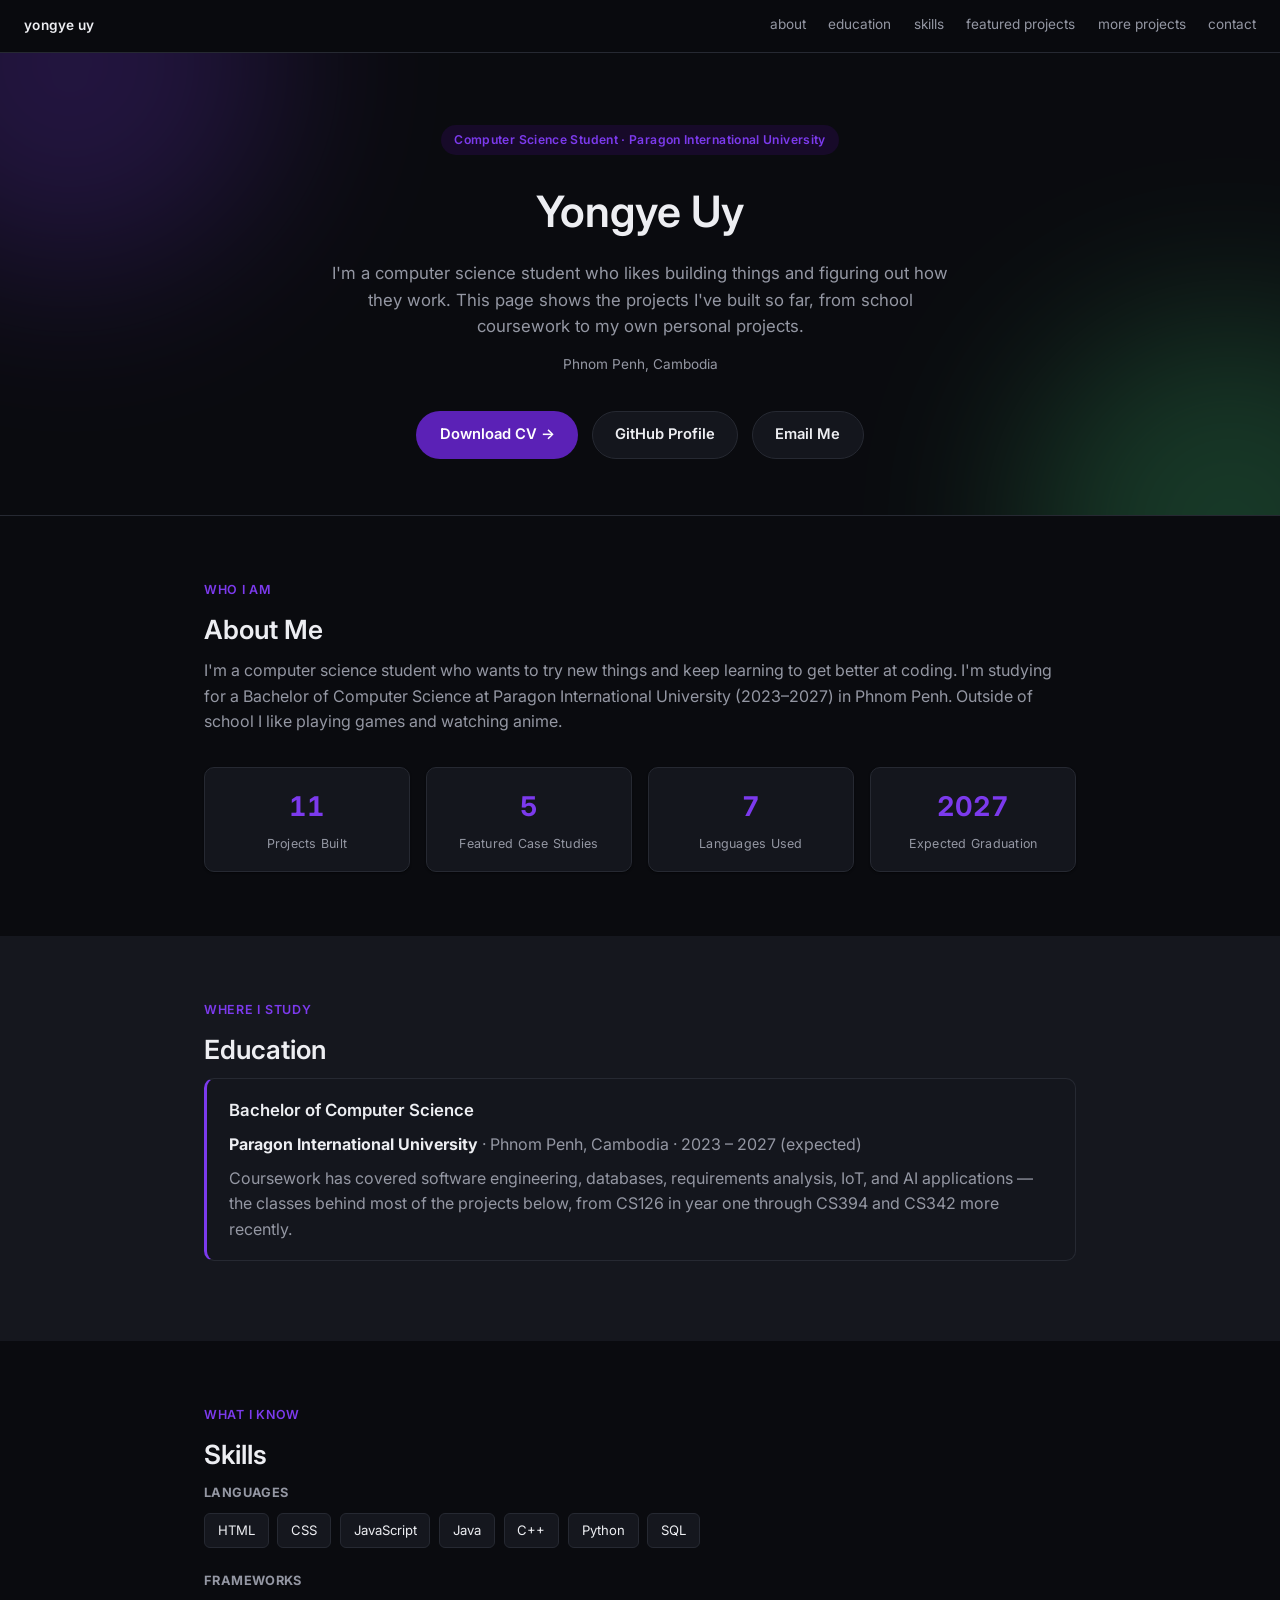
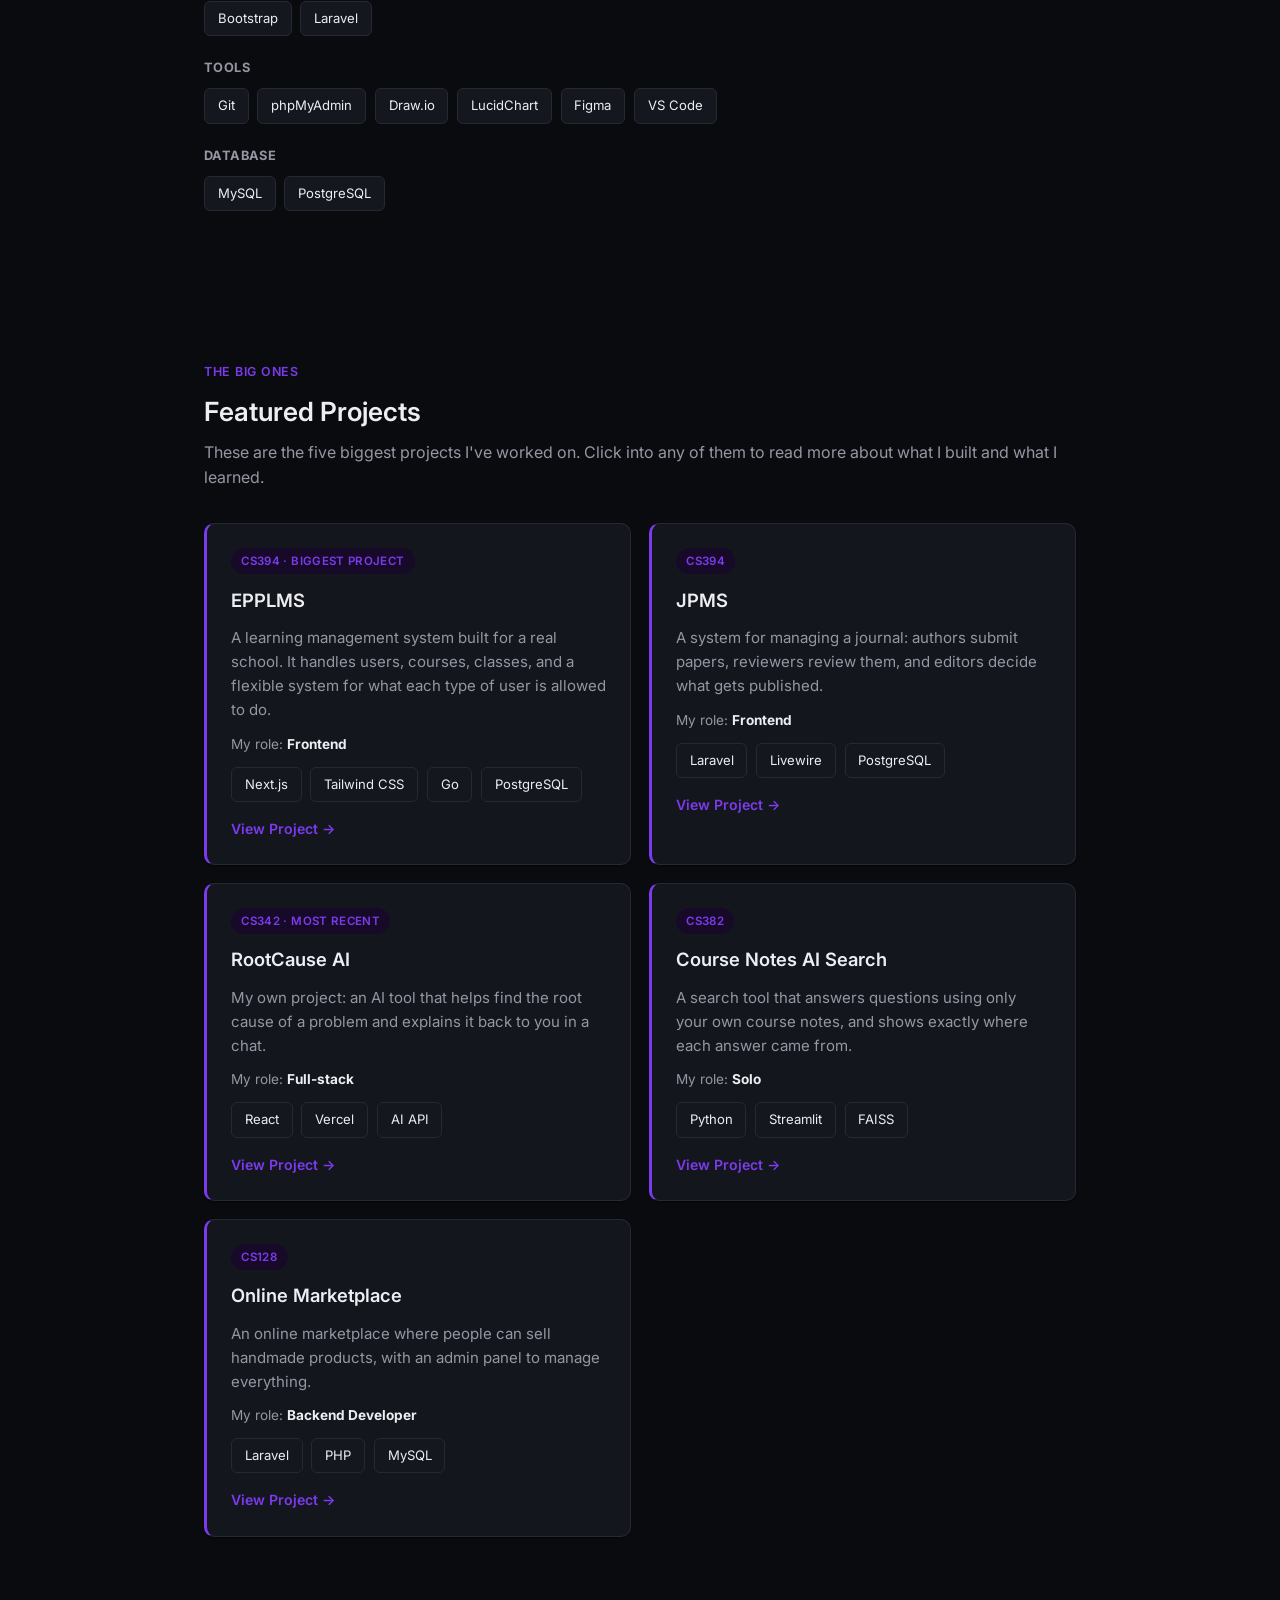
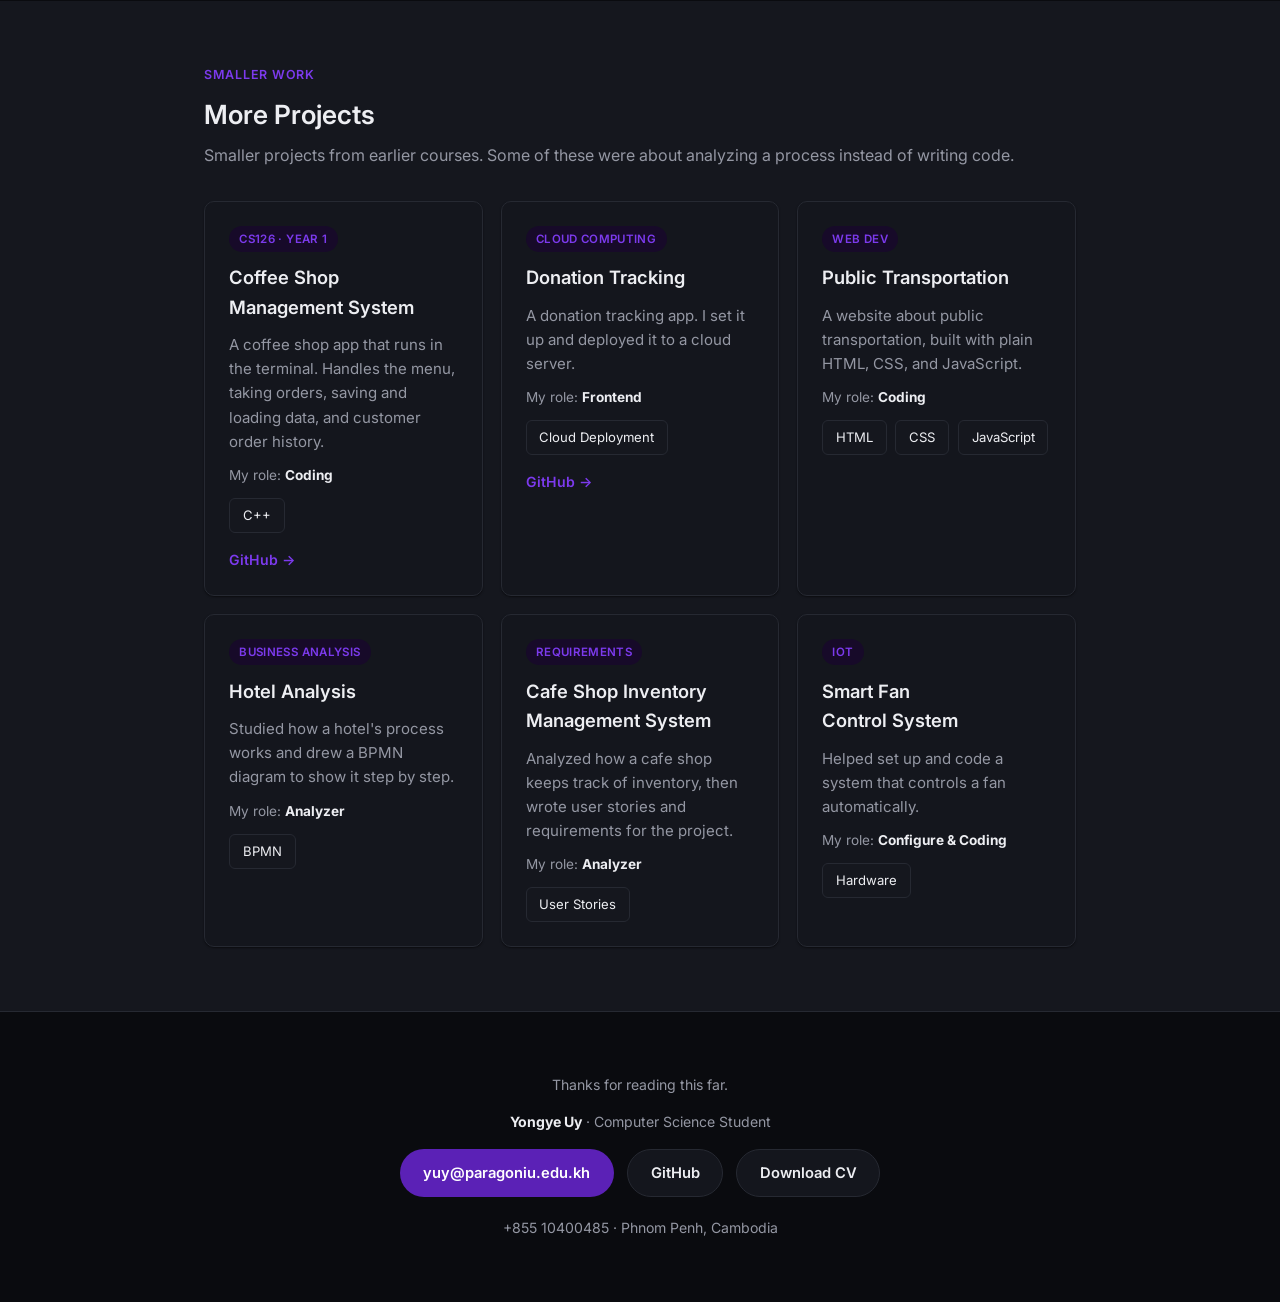
<file: index.html>
<!DOCTYPE html>
<html lang="en">
<head>
<meta charset="UTF-8">
<meta name="viewport" content="width=device-width, initial-scale=1.0">
<title>Yongye Uy · Portfolio</title>
<link rel="stylesheet" href="styles.css">
</head>
<body>

<nav class="topnav">
  <span class="brand">yongye uy</span>
  <a href="#about">about</a>
  <a href="#education">education</a>
  <a href="#skills">skills</a>
  <a href="#featured">featured projects</a>
  <a href="#more">more projects</a>
  <a href="#contact">contact</a>
</nav>

<header class="hero">
  <span class="tag">Computer Science Student · Paragon International University</span>
  <h1>Yongye Uy</h1>
  <p class="subtitle">
    I'm a computer science student who likes building things and figuring out
    how they work. This page shows the projects I've built so far, from
    school coursework to my own personal projects.
  </p>
  <p class="byline">Phnom Penh, Cambodia</p>
  <div class="btn-row">
    <a class="btn btn-primary" href="Yongye.pdf" target="_blank" rel="noopener">Download CV →</a>
    <a class="btn btn-secondary" href="https://github.com/Yongye-Uy" target="_blank" rel="noopener">GitHub Profile</a>
    <a class="btn btn-secondary" href="mailto:yuy@paragoniu.edu.kh">Email Me</a>
  </div>
</header>

<section id="about">
  <div class="wrap">
    <h2><span class="kicker">who i am</span>About Me</h2>
    <p class="lede">
      I'm a computer science student who wants to try new things and keep
      learning to get better at coding. I'm studying for a Bachelor of
      Computer Science at Paragon International University (2023–2027) in
      Phnom Penh. Outside of school I like playing games and watching anime.
    </p>
    <div class="stats-grid">
      <div class="stat" data-count="11">
        <span class="stat-num">11</span>
        <span class="stat-label">Projects Built</span>
      </div>
      <div class="stat" data-count="5">
        <span class="stat-num">5</span>
        <span class="stat-label">Featured Case Studies</span>
      </div>
      <div class="stat" data-count="7">
        <span class="stat-num">7</span>
        <span class="stat-label">Languages Used</span>
      </div>
      <div class="stat" data-count="2027">
        <span class="stat-num">2027</span>
        <span class="stat-label">Expected Graduation</span>
      </div>
    </div>
  </div>
</section>

<section class="soft" id="education">
  <div class="wrap">
    <h2><span class="kicker">where i study</span>Education</h2>
    <div class="role-callout">
      <h3>Bachelor  of Computer Science</h3>
      <p><strong>Paragon International University</strong> · Phnom Penh, Cambodia · 2023 – 2027 (expected)</p>
      <p>Coursework has covered software engineering, databases, requirements analysis, IoT, and AI applications — the classes behind most of the projects below, from CS126 in year one through CS394 and CS342 more recently.</p>
    </div>
  </div>
</section>

<section id="skills">
  <div class="wrap">
    <h2><span class="kicker">what i know</span>Skills</h2>
    <div class="skill-group">
      <h4>Languages</h4>
      <div class="chips">
        <span class="chip">HTML</span>
        <span class="chip">CSS</span>
        <span class="chip">JavaScript</span>
        <span class="chip">Java</span>
        <span class="chip">C++</span>
        <span class="chip">Python</span>
        <span class="chip">SQL</span>
      </div>
    </div>
    <div class="skill-group">
      <h4>Frameworks</h4>
      <div class="chips">
        <span class="chip">Bootstrap</span>
        <span class="chip">Laravel</span>
      </div>
    </div>
    <div class="skill-group">
      <h4>Tools</h4>
      <div class="chips">
        <span class="chip">Git</span>
        <span class="chip">phpMyAdmin</span>
        <span class="chip">Draw.io</span>
        <span class="chip">LucidChart</span>
        <span class="chip">Figma</span>
        <span class="chip">VS Code</span>
      </div>
    </div>
    <div class="skill-group">
      <h4>Database</h4>
      <div class="chips">
        <span class="chip">MySQL</span>
        <span class="chip">PostgreSQL</span>
      </div>
    </div>
  </div>
</section>

<section id="featured">
  <div class="wrap">
    <h2><span class="kicker">the big ones</span>Featured Projects</h2>
    <p class="lede">These are the five biggest projects I've worked on. Click into any of them to read more about what I built and what I learned.</p>
    <div class="grid grid-2">

      <div class="project-card featured">
        <span class="tag">CS394 · Biggest Project</span>
        <h3>EPPLMS</h3>
        <p>A learning management system built for a real school. It handles users, courses, classes, and a flexible system for what each type of user is allowed to do.</p>
        <p class="role">My role: <strong>Frontend</strong></p>
        <div class="chips">
          <span class="chip">Next.js</span>
          <span class="chip">Tailwind CSS</span>
          <span class="chip">Go</span>
          <span class="chip">PostgreSQL</span>
        </div>
        <div class="links">
          <a href="projects/eppl-lms.html">View Project →</a>
        </div>
      </div>

      <div class="project-card featured">
        <span class="tag">CS394</span>
        <h3>JPMS</h3>
        <p>A system for managing a journal: authors submit papers, reviewers review them, and editors decide what gets published.</p>
        <p class="role">My role: <strong>Frontend</strong></p>
        <div class="chips">
          <span class="chip">Laravel</span>
          <span class="chip">Livewire</span>
          <span class="chip">PostgreSQL</span>
        </div>
        <div class="links">
          <a href="projects/jpms.html">View Project →</a>
        </div>
      </div>

      <div class="project-card featured">
        <span class="tag">CS342 · Most Recent</span>
        <h3>RootCause AI</h3>
        <p>My own project: an AI tool that helps find the root cause of a problem and explains it back to you in a chat.</p>
        <p class="role">My role: <strong>Full-stack</strong></p>
        <div class="chips">
          <span class="chip">React</span>
          <span class="chip">Vercel</span>
          <span class="chip">AI API</span>
        </div>
        <div class="links">
          <a href="projects/rootcause-ai.html">View Project →</a>
        </div>
      </div>

      <div class="project-card featured">
        <span class="tag">CS382</span>
        <h3>Course Notes AI Search</h3>
        <p>A search tool that answers questions using only your own course notes, and shows exactly where each answer came from.</p>
        <p class="role">My role: <strong>Solo</strong></p>
        <div class="chips">
          <span class="chip">Python</span>
          <span class="chip">Streamlit</span>
          <span class="chip">FAISS</span>
        </div>
        <div class="links">
          <a href="projects/course-notes-ai-search.html">View Project →</a>
        </div>
      </div>

      <div class="project-card featured">
        <span class="tag">CS128</span>
        <h3>Online Marketplace</h3>
        <p>An online marketplace where people can sell handmade products, with an admin panel to manage everything.</p>
        <p class="role">My role: <strong>Backend Developer</strong></p>
        <div class="chips">
          <span class="chip">Laravel</span>
          <span class="chip">PHP</span>
          <span class="chip">MySQL</span>
        </div>
        <div class="links">
          <a href="projects/marketplace.html">View Project →</a>
        </div>
      </div>

    </div>
  </div>
</section>

<section class="soft" id="more">
  <div class="wrap">
    <h2><span class="kicker">smaller work</span>More Projects</h2>
    <p class="lede">Smaller projects from earlier courses. Some of these were about analyzing a process instead of writing code.</p>
    <div class="grid grid-3">

      <div class="project-card">
        <span class="tag">CS126 · Year 1</span>
        <h3>Coffee Shop Management System</h3>
        <p>A coffee shop app that runs in the terminal. Handles the menu, taking orders, saving and loading data, and customer order history.</p>
        <p class="role">My role: <strong>Coding</strong></p>
        <div class="chips">
          <span class="chip">C++</span>
        </div>
        <div class="links">
          <a href="https://github.com/Yongye-Uy/coffee.git" target="_blank" rel="noopener">GitHub →</a>
        </div>
      </div>

      <div class="project-card">
        <span class="tag">Cloud Computing</span>
        <h3>Donation Tracking</h3>
        <p>A donation tracking app. I set it up and deployed it to a cloud server.</p>
        <p class="role">My role: <strong>Frontend</strong></p>
        <div class="chips">
          <span class="chip">Cloud Deployment</span>
        </div>
        <div class="links">
          <a href="https://github.com/Yongye-Uy/CS-426-Final-Cloud-Computing.git" target="_blank" rel="noopener">GitHub →</a>
        </div>
      </div>

      <div class="project-card">
        <span class="tag">Web Dev</span>
        <h3>Public Transportation</h3>
        <p>A website about public transportation, built with plain HTML, CSS, and JavaScript.</p>
        <p class="role">My role: <strong>Coding</strong></p>
        <div class="chips">
          <span class="chip">HTML</span>
          <span class="chip">CSS</span>
          <span class="chip">JavaScript</span>
        </div>
      </div>

      <div class="project-card">
        <span class="tag">Business Analysis</span>
        <h3>Hotel Analysis</h3>
        <p>Studied how a hotel's process works and drew a BPMN diagram to show it step by step.</p>
        <p class="role">My role: <strong>Analyzer</strong></p>
        <div class="chips">
          <span class="chip">BPMN</span>
        </div>
      </div>

      <div class="project-card">
        <span class="tag">Requirements</span>
        <h3>Cafe Shop Inventory Management System</h3>
        <p>Analyzed how a cafe shop keeps track of inventory, then wrote user stories and requirements for the project.</p>
        <p class="role">My role: <strong>Analyzer</strong></p>
        <div class="chips">
          <span class="chip">User Stories</span>
        </div>
      </div>

      <div class="project-card">
        <span class="tag">IoT</span>
        <h3>Smart Fan Control System</h3>
        <p>Helped set up and code a system that controls a fan automatically.</p>
        <p class="role">My role: <strong>Configure &amp; Coding</strong></p>
        <div class="chips">
          <span class="chip">Hardware</span>
        </div>
      </div>

    </div>
  </div>
</section>

<footer id="contact">
  <p>Thanks for reading this far.</p>
  <p><span class="name-placeholder">Yongye Uy</span> · Computer Science Student</p>
  <div class="btn-row">
    <a class="btn btn-primary" href="mailto:yuy@paragoniu.edu.kh">yuy@paragoniu.edu.kh</a>
    <a class="btn btn-secondary" href="https://github.com/Yongye-Uy" target="_blank" rel="noopener">GitHub</a>
    <a class="btn btn-secondary" href="Yongye.pdf" target="_blank" rel="noopener">Download CV</a>
  </div>
  <p>+855 10400485 · Phnom Penh, Cambodia</p>
</footer>

<script src="script.js" defer></script>
</body>
</html>
</file>
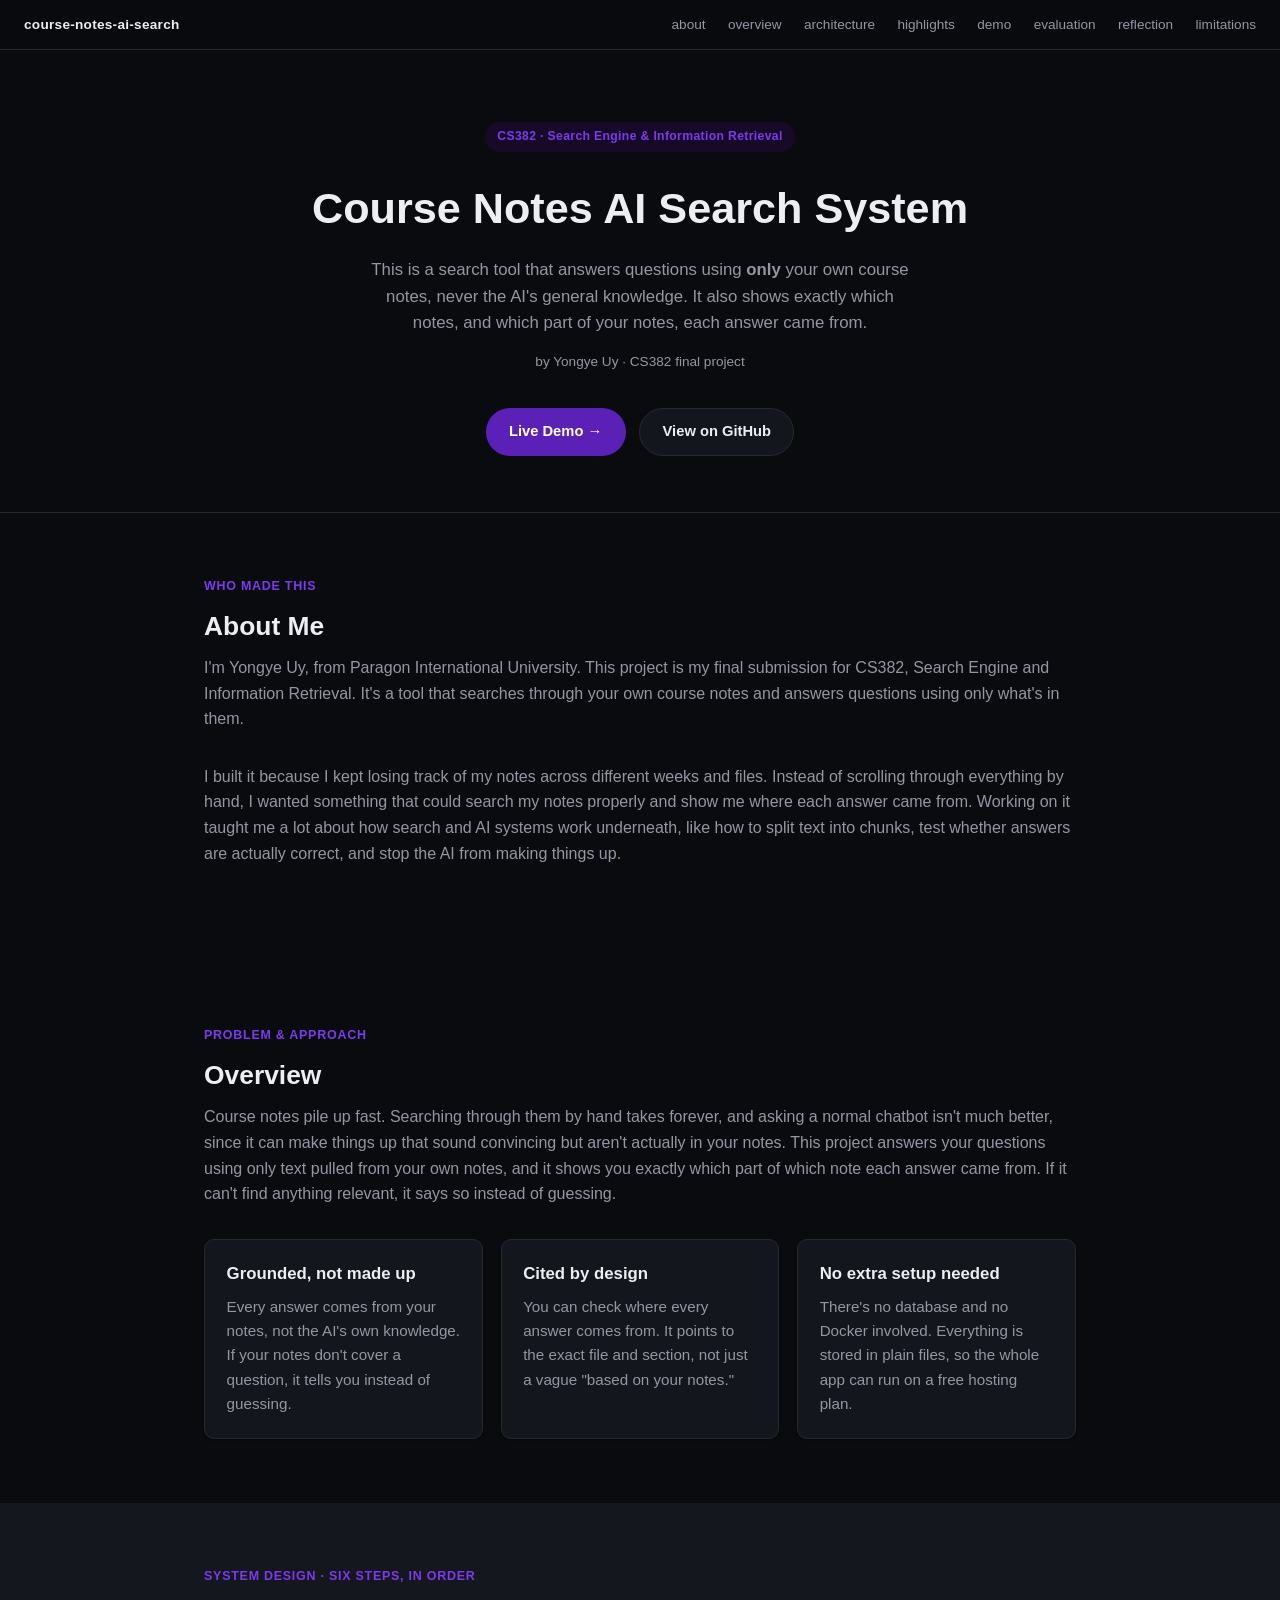
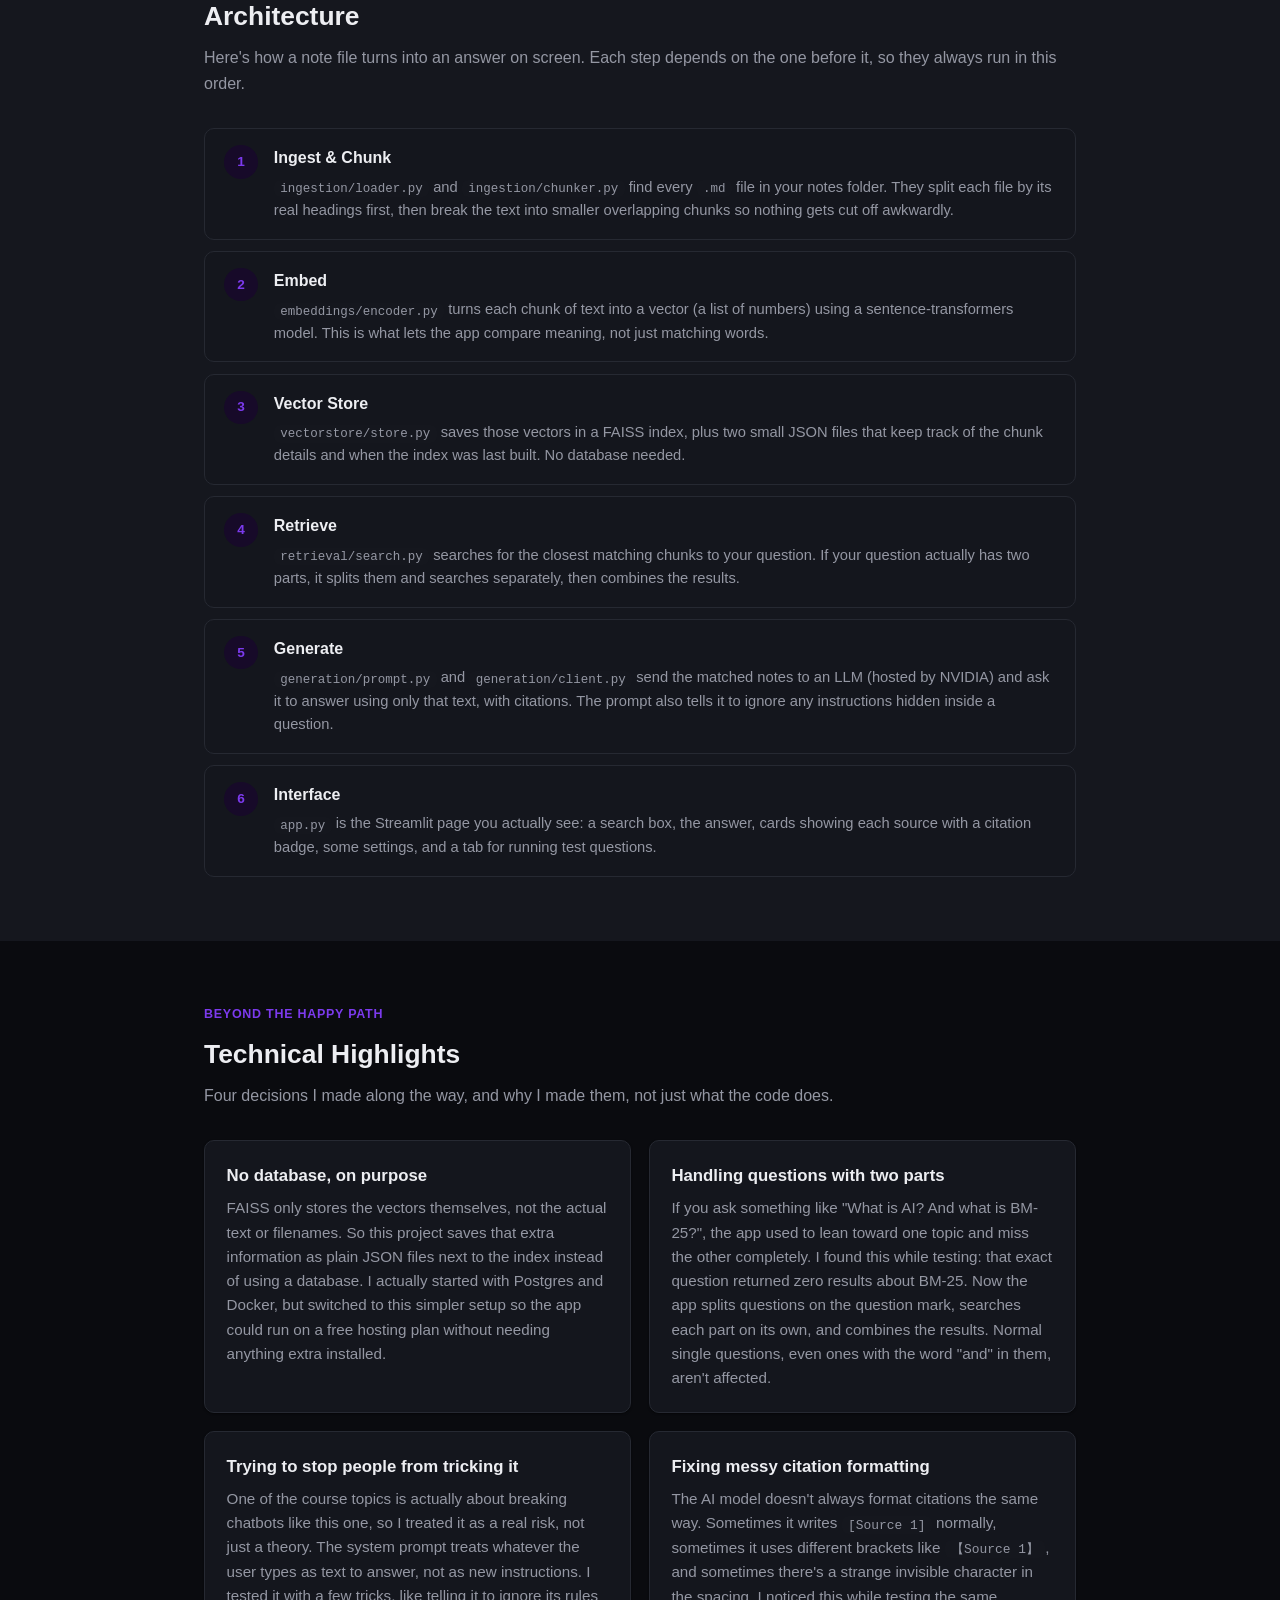
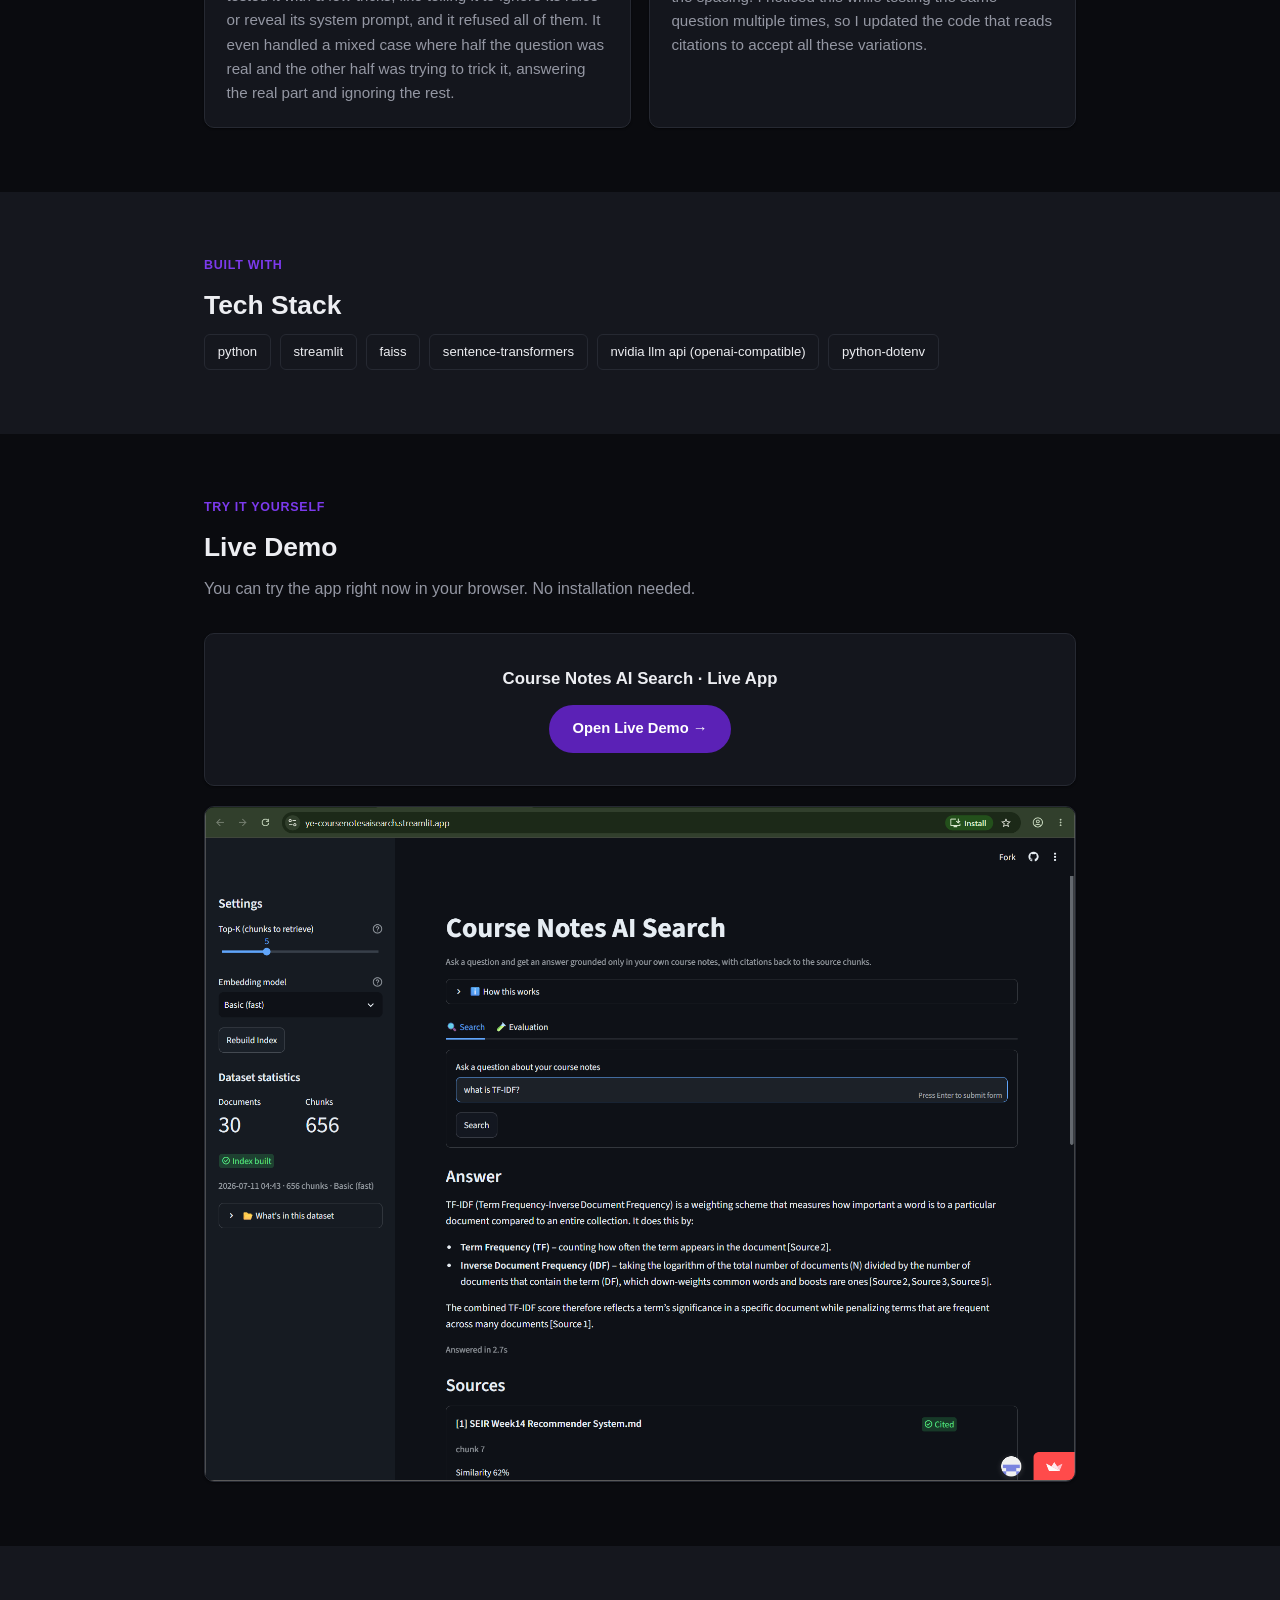
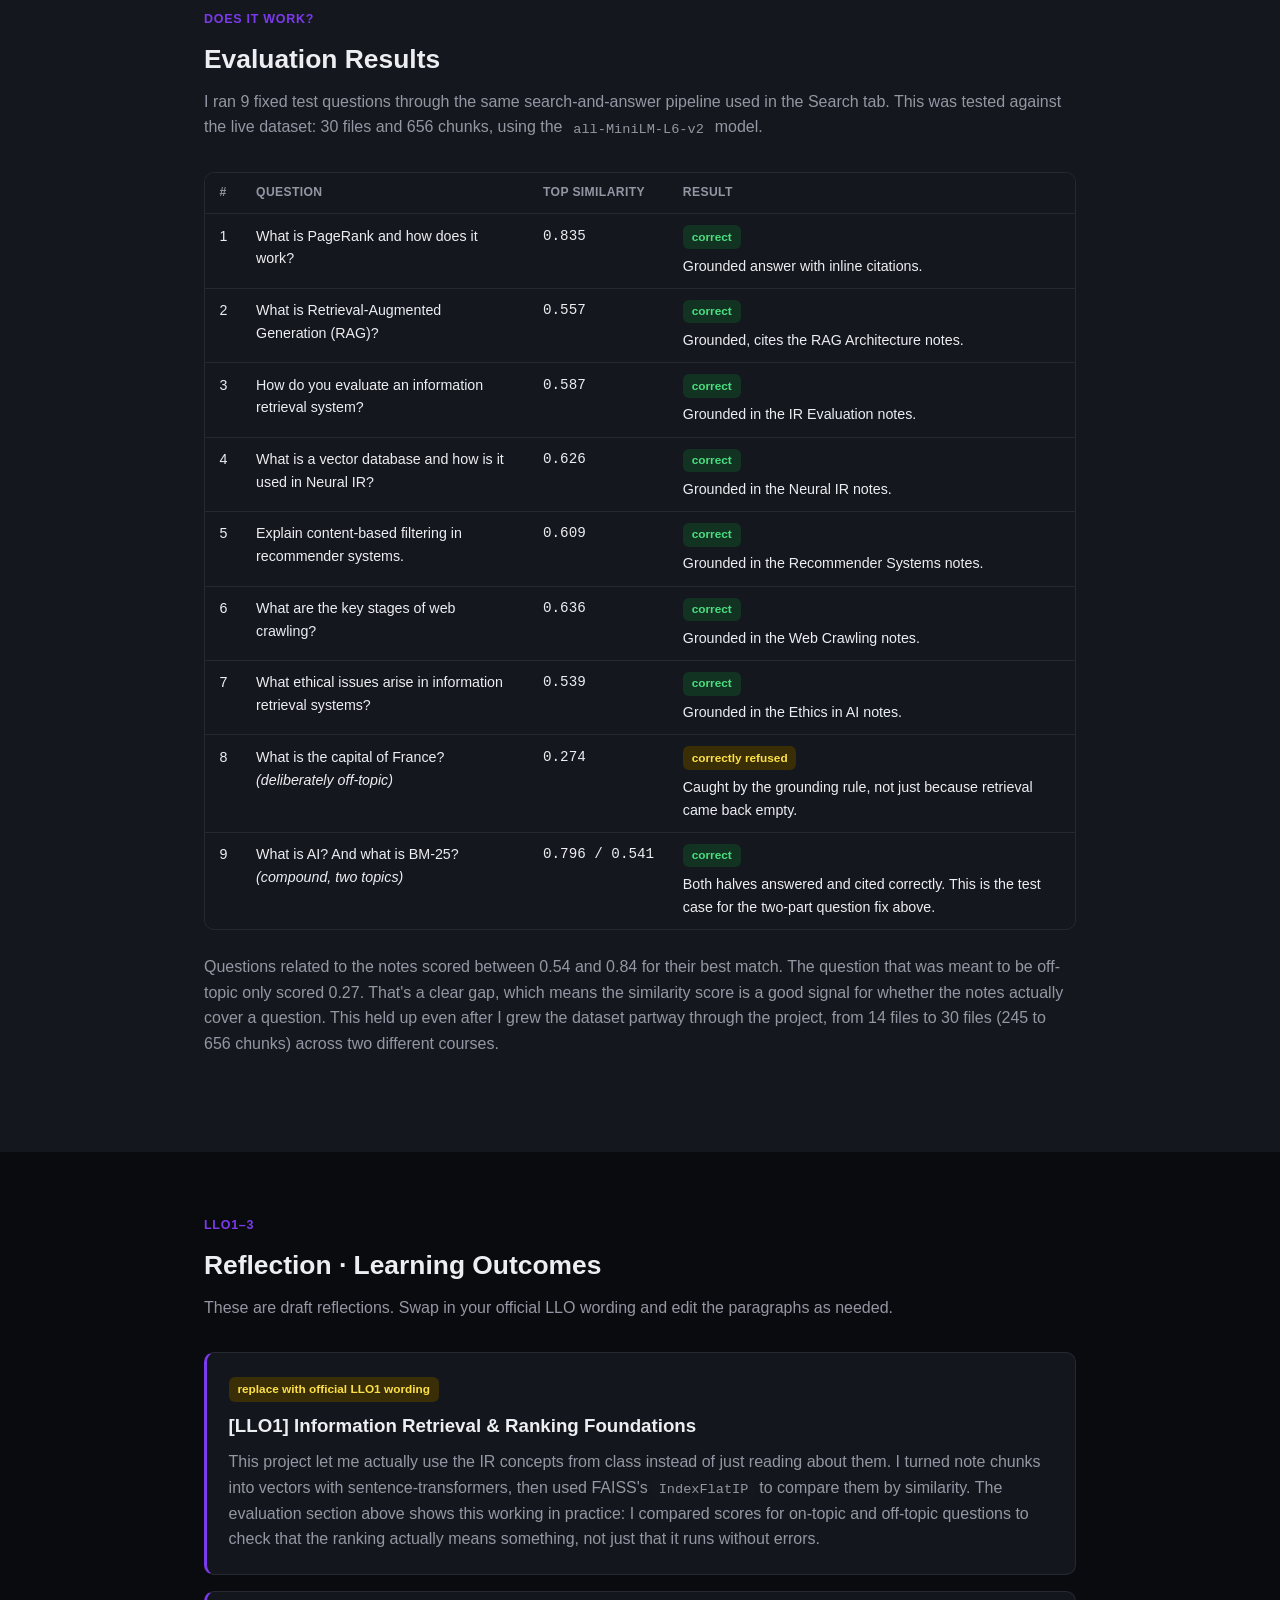
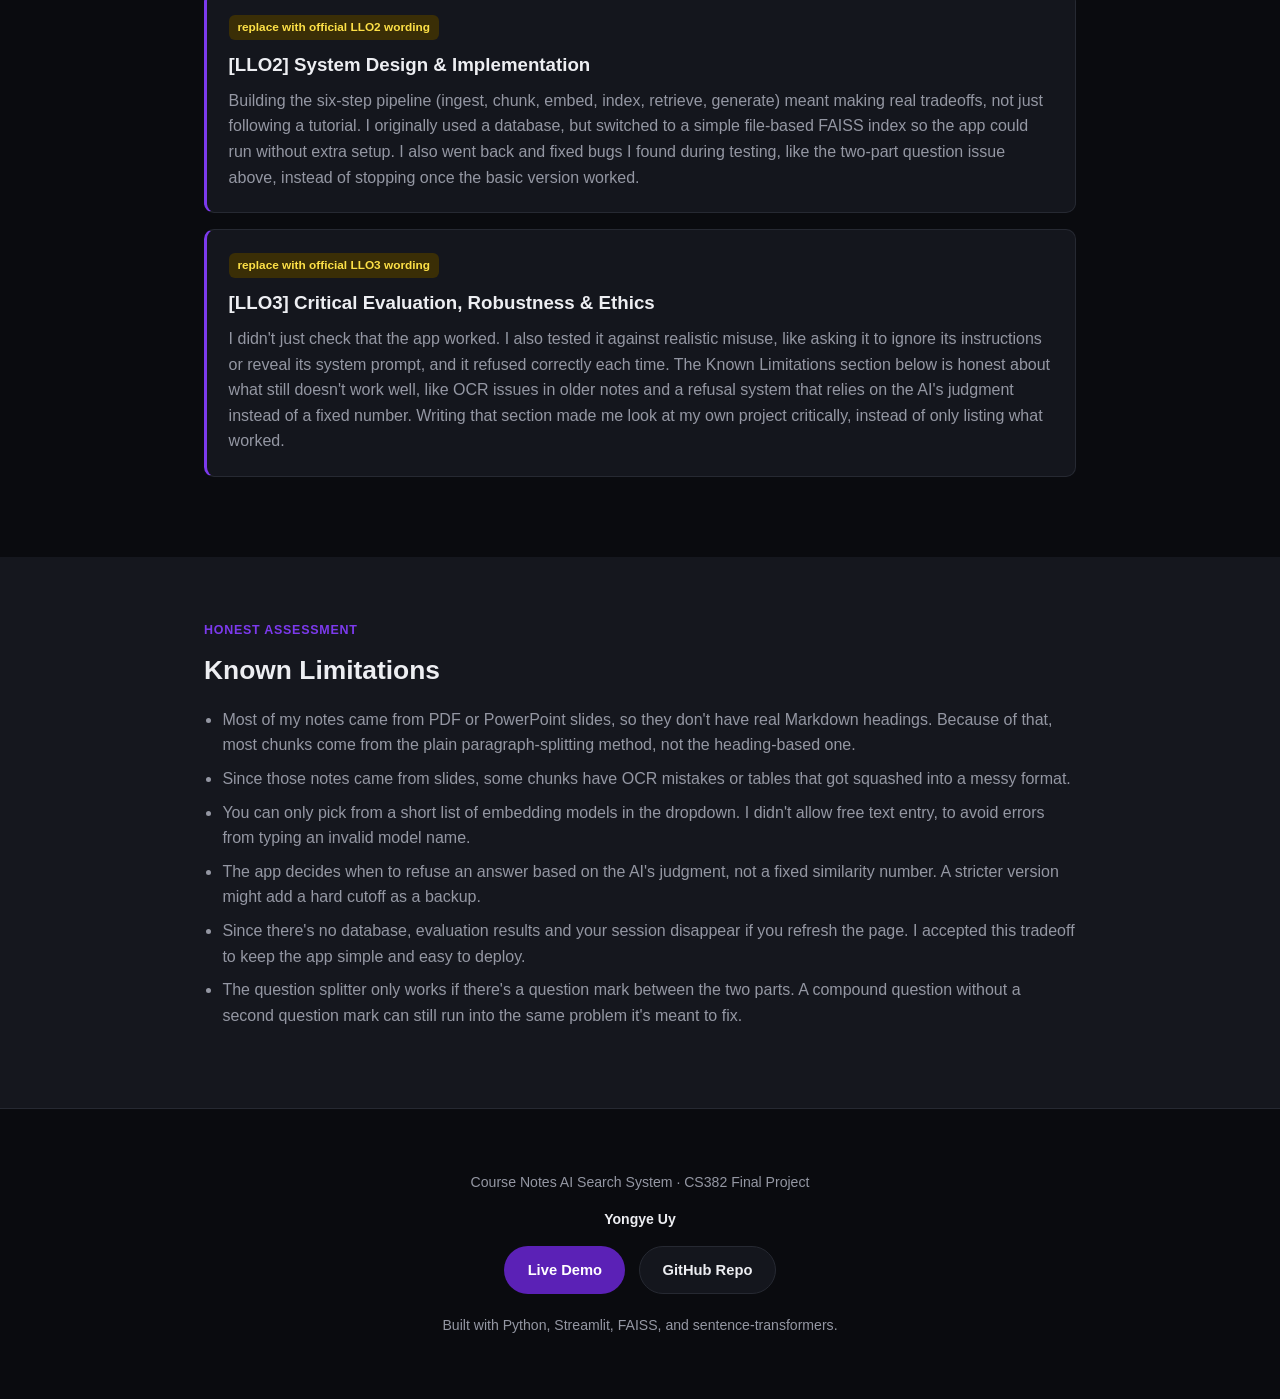
<file: portfolio.html>
<!DOCTYPE html>
<html lang="en">
<head>
<meta charset="UTF-8">
<meta name="viewport" content="width=device-width, initial-scale=1.0">
<title>Course Notes AI Search · Portfolio</title>
<style>
  :root {
    --bg: #0A0B0F;
    --bg-soft: #15171E;
    --surface: #14161D;
    --border: #262932;
    --ink: #EDEEF2;
    --muted: #9497A3;
    --accent: #7C3AED;
    --accent-strong: #5B21B6;
    --accent-strong-hover: #6D28D9;
    --accent-soft: #170A29;
    --good: #4ADE80;
    --good-soft: #123321;
    --warn: #FDE047;
    --warn-soft: #3A2E06;

    --font-display: Calibri, Candara, "Segoe UI", Optima, Arial, sans-serif;
    --font-body: Calibri, Candara, "Segoe UI", Optima, Arial, sans-serif;
    --font-mono: ui-monospace, "Cascadia Code", "SF Mono", Consolas, "Liberation Mono", Menlo, monospace;

    --radius-sm: 6px;
    --radius-md: 10px;
    --shadow-card: 0 1px 2px rgba(0, 0, 0, 0.5);
  }

  * { box-sizing: border-box; }
  html { scroll-behavior: smooth; }
  @media (prefers-reduced-motion: reduce) {
    html { scroll-behavior: auto; }
  }
  body {
    margin: 0;
    font-family: var(--font-body);
    color: var(--ink);
    background: var(--bg);
    line-height: 1.6;
    -webkit-font-smoothing: antialiased;
  }
  h1, h2, h3 { font-family: var(--font-display); font-weight: 600; text-wrap: balance; }
  a { color: var(--accent); text-decoration: none; }
  a:hover { text-decoration: underline; }
  a:focus-visible, button:focus-visible {
    outline: 2px solid var(--accent);
    outline-offset: 2px;
  }
  code {
    font-family: var(--font-mono);
    background: var(--bg-soft);
    padding: 0.1rem 0.4rem;
    border-radius: var(--radius-sm);
    font-size: 0.85em;
  }

  /* --- Nav --- */
  nav.topnav {
    position: sticky;
    top: 0;
    z-index: 10;
    background: color-mix(in srgb, var(--bg) 88%, transparent);
    backdrop-filter: blur(8px);
    border-bottom: 1px solid var(--border);
    display: flex;
    align-items: center;
    gap: 1.4rem;
    padding: 0.85rem 1.5rem;
    flex-wrap: wrap;
  }
  nav.topnav .brand {
    font-family: var(--font-body);
    font-weight: 600;
    font-size: 0.85rem;
    letter-spacing: 0.02em;
    margin-right: auto;
    color: var(--ink);
  }
  nav.topnav a {
    color: var(--muted);
    font-size: 0.85rem;
    font-family: var(--font-body);
  }
  nav.topnav a:hover { color: var(--accent); text-decoration: none; }

  /* --- Layout helpers --- */
  .wrap { max-width: 920px; margin: 0 auto; padding: 0 1.5rem; }
  section { padding: 4rem 0; }
  section.soft { background: var(--bg-soft); }
  h2 { font-size: 1.65rem; margin: 0 0 0.5rem; }
  h2 .kicker {
    display: block;
    font-family: var(--font-body);
    font-size: 0.78rem;
    letter-spacing: 0.06em;
    text-transform: uppercase;
    color: var(--accent);
    font-weight: 600;
    margin-bottom: 0.5rem;
  }
  .lede { color: var(--muted); max-width: 60rem; margin: 0 0 2rem; }

  /* --- Hero --- */
  header.hero {
    padding: 4.5rem 1.5rem 3.5rem;
    text-align: center;
    border-bottom: 1px solid var(--border);
  }
  header.hero .tag {
    display: inline-block;
    font-family: var(--font-body);
    background: var(--accent-soft);
    color: var(--accent);
    font-size: 0.76rem;
    font-weight: 600;
    letter-spacing: 0.03em;
    padding: 0.32rem 0.8rem;
    border-radius: 999px;
    margin-bottom: 1.4rem;
  }
  header.hero h1 {
    font-size: clamp(1.9rem, 4vw, 2.7rem);
    margin: 0 0 0.85rem;
  }
  header.hero p.subtitle {
    font-family: var(--font-body);
    color: var(--muted);
    max-width: 58ch;
    margin: 0 auto 0.6rem;
    font-size: 1.05rem;
  }
  header.hero p.byline {
    font-family: var(--font-body);
    color: var(--muted);
    font-size: 0.85rem;
    margin-bottom: 2.2rem;
  }
  .btn-row { display: flex; gap: 0.85rem; justify-content: center; flex-wrap: wrap; }
  .btn {
    display: inline-block;
    padding: 0.7rem 1.4rem;
    border-radius: 999px;
    font-weight: 600;
    font-size: 0.92rem;
    font-family: var(--font-body);
    border: 1px solid transparent;
  }
  .btn-primary { background: var(--accent-strong); color: #fff; }
  .btn-primary:hover { background: var(--accent-strong-hover); text-decoration: none; }
  .btn-secondary { background: var(--surface); color: var(--ink); border-color: var(--border); }
  .btn-secondary:hover { border-color: var(--accent); text-decoration: none; }

  /* --- Cards / grid --- */
  .grid { display: grid; gap: 1.1rem; }
  .grid-3 { grid-template-columns: repeat(3, 1fr); }
  .grid-2 { grid-template-columns: repeat(2, 1fr); }
  @media (max-width: 720px) {
    .grid-3, .grid-2 { grid-template-columns: 1fr; }
  }
  .card {
    background: var(--surface);
    border: 1px solid var(--border);
    border-radius: var(--radius-md);
    box-shadow: var(--shadow-card);
    padding: 1.35rem;
  }
  .card h3 { margin: 0 0 0.4rem; font-size: 1.05rem; }
  .card p { margin: 0; color: var(--muted); font-size: 0.95rem; }

  /* --- Architecture steps (a real ordered pipeline) --- */
  .steps { display: flex; flex-direction: column; gap: 0.7rem; }
  .step {
    display: grid;
    grid-template-columns: 2.1rem 1fr;
    gap: 1rem;
    align-items: start;
    background: var(--surface);
    border: 1px solid var(--border);
    border-radius: var(--radius-md);
    padding: 1rem 1.2rem;
  }
  .step .num {
    font-family: var(--font-body);
    font-weight: 600;
    font-size: 0.85rem;
    color: var(--accent);
    background: var(--accent-soft);
    width: 2.1rem;
    height: 2.1rem;
    border-radius: 50%;
    display: flex;
    align-items: center;
    justify-content: center;
  }
  .step .content h4 { margin: 0; font-size: 1rem; font-family: var(--font-body); font-weight: 700; }
  .step .content p { margin: 0.3rem 0 0; color: var(--muted); font-size: 0.92rem; }

  /* --- Chips --- */
  .chips { display: flex; flex-wrap: wrap; gap: 0.55rem; }
  .chip {
    font-family: var(--font-body);
    background: var(--bg-soft);
    border: 1px solid var(--border);
    padding: 0.38rem 0.8rem;
    border-radius: var(--radius-sm);
    font-size: 0.82rem;
    white-space: nowrap;
  }

  /* --- Screenshot --- */
  .screenshot {
    width: 100%;
    display: block;
    border: 1px solid var(--border);
    border-radius: var(--radius-md);
    box-shadow: var(--shadow-card);
  }

  /* --- Table --- */
  .table-wrap { overflow-x: auto; border: 1px solid var(--border); border-radius: var(--radius-md); }
  table { border-collapse: collapse; width: 100%; font-size: 0.89rem; min-width: 660px; }
  th, td { text-align: left; padding: 0.65rem 0.9rem; border-bottom: 1px solid var(--border); vertical-align: top; }
  th {
    background: var(--bg-soft);
    font-family: var(--font-body);
    font-size: 0.76rem;
    letter-spacing: 0.03em;
    text-transform: uppercase;
    font-weight: 600;
    color: var(--muted);
    white-space: nowrap;
  }
  tr:last-child td { border-bottom: none; }
  td.score { white-space: nowrap; font-family: var(--font-mono); font-variant-numeric: tabular-nums; }
  .status {
    display: inline-block;
    font-family: var(--font-body);
    font-size: 0.74rem;
    font-weight: 600;
    padding: 0.15rem 0.55rem;
    border-radius: var(--radius-sm);
    white-space: nowrap;
    margin-bottom: 0.35rem;
  }
  .status-good { background: var(--good-soft); color: var(--good); }
  .status-warn { background: var(--warn-soft); color: var(--warn); }

  /* --- LLO reflection --- */
  .llo-card {
    background: var(--surface);
    border: 1px solid var(--border);
    border-left: 3px solid var(--accent);
    border-radius: var(--radius-md);
    padding: 1.35rem;
    margin-bottom: 1rem;
  }
  .llo-card .placeholder-note {
    display: inline-block;
    font-family: var(--font-body);
    background: var(--warn-soft);
    color: var(--warn);
    font-size: 0.74rem;
    font-weight: 600;
    padding: 0.2rem 0.55rem;
    border-radius: var(--radius-sm);
    margin-bottom: 0.6rem;
  }
  .llo-card h3 { margin: 0 0 0.5rem; }
  .llo-card p { color: var(--muted); margin: 0; }

  /* --- Lists --- */
  ul.clean { padding-left: 1.15rem; color: var(--muted); }
  ul.clean li { margin-bottom: 0.5rem; }

  /* --- Footer --- */
  footer {
    padding: 3rem 1.5rem;
    text-align: center;
    border-top: 1px solid var(--border);
    color: var(--muted);
    font-size: 0.88rem;
  }
  footer .btn-row { margin: 1rem 0 1.25rem; }
  footer .name-placeholder { font-weight: 700; color: var(--ink); font-family: var(--font-body); }
</style>
</head>
<body>

<nav class="topnav">
  <span class="brand">course-notes-ai-search</span>
  <a href="#about">about</a>
  <a href="#overview">overview</a>
  <a href="#architecture">architecture</a>
  <a href="#highlights">highlights</a>
  <a href="#demo">demo</a>
  <a href="#evaluation">evaluation</a>
  <a href="#reflection">reflection</a>
  <a href="#limitations">limitations</a>
</nav>

<header class="hero">
  <span class="tag">CS382 · Search Engine &amp; Information Retrieval</span>
  <h1>Course Notes AI Search System</h1>
  <p class="subtitle">
    This is a search tool that answers questions using <strong>only</strong> your own
    course notes, never the AI's general knowledge. It also shows exactly which notes,
    and which part of your notes, each answer came from.
  </p>
  <p class="byline">by <span class="name-placeholder">Yongye Uy</span> · CS382 final project</p>
  <div class="btn-row">
    <a class="btn btn-primary" href="https://ye-coursenotesaisearch.streamlit.app/" target="_blank" rel="noopener">Live Demo →</a>
    <a class="btn btn-secondary" href="https://github.com/Yongye-Uy/Course_Notes_AI_Search" target="_blank" rel="noopener">View on GitHub</a>
  </div>
</header>

<section id="about">
  <div class="wrap">
    <h2><span class="kicker">who made this</span>About Me</h2>
    <p class="lede">
      I'm <span class="name-placeholder">Yongye Uy</span>, from Paragon International University.
      This project is my final submission for CS382, Search Engine and Information
      Retrieval. It's a tool that searches through your own course notes and answers
      questions using only what's in them.
    </p>
    <p class="lede">
      I built it because I kept losing track of my notes across different weeks and
      files. Instead of scrolling through everything by hand, I wanted something that
      could search my notes properly and show me where each answer came from. Working
      on it taught me a lot about how search and AI systems work underneath, like how
      to split text into chunks, test whether answers are actually correct, and stop
      the AI from making things up.
    </p>
  </div>
</section>

<section id="overview">
  <div class="wrap">
    <h2><span class="kicker">problem &amp; approach</span>Overview</h2>
    <p class="lede">
      Course notes pile up fast. Searching through them by hand takes forever, and
      asking a normal chatbot isn't much better, since it can make things up that
      sound convincing but aren't actually in your notes. This project answers your
      questions using only text pulled from your own notes, and it shows you exactly
      which part of which note each answer came from. If it can't find anything
      relevant, it says so instead of guessing.
    </p>
    <div class="grid grid-3">
      <div class="card">
        <h3>Grounded, not made up</h3>
        <p>Every answer comes from your notes, not the AI's own knowledge. If your notes don't cover a question, it tells you instead of guessing.</p>
      </div>
      <div class="card">
        <h3>Cited by design</h3>
        <p>You can check where every answer comes from. It points to the exact file and section, not just a vague "based on your notes."</p>
      </div>
      <div class="card">
        <h3>No extra setup needed</h3>
        <p>There's no database and no Docker involved. Everything is stored in plain files, so the whole app can run on a free hosting plan.</p>
      </div>
    </div>
  </div>
</section>

<section class="soft" id="architecture">
  <div class="wrap">
    <h2><span class="kicker">system design · six steps, in order</span>Architecture</h2>
    <p class="lede">Here's how a note file turns into an answer on screen. Each step depends on the one before it, so they always run in this order.</p>
    <div class="steps">
      <div class="step">
        <div class="num">1</div>
        <div class="content">
          <h4>Ingest &amp; Chunk</h4>
          <p><code>ingestion/loader.py</code> and <code>ingestion/chunker.py</code> find every <code>.md</code> file in your notes folder. They split each file by its real headings first, then break the text into smaller overlapping chunks so nothing gets cut off awkwardly.</p>
        </div>
      </div>
      <div class="step">
        <div class="num">2</div>
        <div class="content">
          <h4>Embed</h4>
          <p><code>embeddings/encoder.py</code> turns each chunk of text into a vector (a list of numbers) using a sentence-transformers model. This is what lets the app compare meaning, not just matching words.</p>
        </div>
      </div>
      <div class="step">
        <div class="num">3</div>
        <div class="content">
          <h4>Vector Store</h4>
          <p><code>vectorstore/store.py</code> saves those vectors in a FAISS index, plus two small JSON files that keep track of the chunk details and when the index was last built. No database needed.</p>
        </div>
      </div>
      <div class="step">
        <div class="num">4</div>
        <div class="content">
          <h4>Retrieve</h4>
          <p><code>retrieval/search.py</code> searches for the closest matching chunks to your question. If your question actually has two parts, it splits them and searches separately, then combines the results.</p>
        </div>
      </div>
      <div class="step">
        <div class="num">5</div>
        <div class="content">
          <h4>Generate</h4>
          <p><code>generation/prompt.py</code> and <code>generation/client.py</code> send the matched notes to an LLM (hosted by NVIDIA) and ask it to answer using only that text, with citations. The prompt also tells it to ignore any instructions hidden inside a question.</p>
        </div>
      </div>
      <div class="step">
        <div class="num">6</div>
        <div class="content">
          <h4>Interface</h4>
          <p><code>app.py</code> is the Streamlit page you actually see: a search box, the answer, cards showing each source with a citation badge, some settings, and a tab for running test questions.</p>
        </div>
      </div>
    </div>
  </div>
</section>

<section id="highlights">
  <div class="wrap">
    <h2><span class="kicker">beyond the happy path</span>Technical Highlights</h2>
    <p class="lede">Four decisions I made along the way, and why I made them, not just what the code does.</p>
    <div class="grid grid-2">
      <div class="card">
        <h3>No database, on purpose</h3>
        <p>FAISS only stores the vectors themselves, not the actual text or filenames. So this project saves that extra information as plain JSON files next to the index instead of using a database. I actually started with Postgres and Docker, but switched to this simpler setup so the app could run on a free hosting plan without needing anything extra installed.</p>
      </div>
      <div class="card">
        <h3>Handling questions with two parts</h3>
        <p>If you ask something like "What is AI? And what is BM-25?", the app used to lean toward one topic and miss the other completely. I found this while testing: that exact question returned zero results about BM-25. Now the app splits questions on the question mark, searches each part on its own, and combines the results. Normal single questions, even ones with the word "and" in them, aren't affected.</p>
      </div>
      <div class="card">
        <h3>Trying to stop people from tricking it</h3>
        <p>One of the course topics is actually about breaking chatbots like this one, so I treated it as a real risk, not just a theory. The system prompt treats whatever the user types as text to answer, not as new instructions. I tested it with a few tricks, like telling it to ignore its rules or reveal its system prompt, and it refused all of them. It even handled a mixed case where half the question was real and the other half was trying to trick it, answering the real part and ignoring the rest.</p>
      </div>
      <div class="card">
        <h3>Fixing messy citation formatting</h3>
        <p>The AI model doesn't always format citations the same way. Sometimes it writes <code>[Source 1]</code> normally, sometimes it uses different brackets like <code>【Source 1】</code>, and sometimes there's a strange invisible character in the spacing. I noticed this while testing the same question multiple times, so I updated the code that reads citations to accept all these variations.</p>
      </div>
    </div>
  </div>
</section>

<section class="soft">
  <div class="wrap">
    <h2><span class="kicker">built with</span>Tech Stack</h2>
    <div class="chips">
      <span class="chip">python</span>
      <span class="chip">streamlit</span>
      <span class="chip">faiss</span>
      <span class="chip">sentence-transformers</span>
      <span class="chip">nvidia llm api (openai-compatible)</span>
      <span class="chip">python-dotenv</span>
    </div>
  </div>
</section>

<section id="demo">
  <div class="wrap">
    <h2><span class="kicker">try it yourself</span>Live Demo</h2>
    <p class="lede">You can try the app right now in your browser. No installation needed.</p>
    <div class="card" style="text-align:center; padding: 2rem;">
      <h3 style="margin-bottom:0.75rem;">Course Notes AI Search · Live App</h3>
      <a class="btn btn-primary" href="https://ye-coursenotesaisearch.streamlit.app/" target="_blank" rel="noopener">Open Live Demo →</a>
    </div>
    <div style="height:1.25rem;"></div>
    <img class="screenshot" src="screenshot-search.png" alt="Course Notes AI Search app, showing the Search tab with a question, a generated answer with inline citations, and a cited source card." />
  </div>
</section>

<section class="soft" id="evaluation">
  <div class="wrap">
    <h2><span class="kicker">does it work?</span>Evaluation Results</h2>
    <p class="lede">
      I ran 9 fixed test questions through the same search-and-answer pipeline used in
      the Search tab. This was tested against the live dataset: 30 files and 656
      chunks, using the <code>all-MiniLM-L6-v2</code> model.
    </p>
    <div class="table-wrap">
      <table>
        <thead>
          <tr><th>#</th><th>Question</th><th>Top similarity</th><th>Result</th></tr>
        </thead>
        <tbody>
          <tr><td>1</td><td>What is PageRank and how does it work?</td><td class="score">0.835</td><td><span class="status status-good">correct</span><br>Grounded answer with inline citations.</td></tr>
          <tr><td>2</td><td>What is <span style="white-space:nowrap">Retrieval-Augmented</span> Generation (RAG)?</td><td class="score">0.557</td><td><span class="status status-good">correct</span><br>Grounded, cites the RAG Architecture notes.</td></tr>
          <tr><td>3</td><td>How do you evaluate an information retrieval system?</td><td class="score">0.587</td><td><span class="status status-good">correct</span><br>Grounded in the IR Evaluation notes.</td></tr>
          <tr><td>4</td><td>What is a vector database and how is it used in Neural IR?</td><td class="score">0.626</td><td><span class="status status-good">correct</span><br>Grounded in the Neural IR notes.</td></tr>
          <tr><td>5</td><td>Explain <span style="white-space:nowrap">content-based</span> filtering in recommender systems.</td><td class="score">0.609</td><td><span class="status status-good">correct</span><br>Grounded in the Recommender Systems notes.</td></tr>
          <tr><td>6</td><td>What are the key stages of web crawling?</td><td class="score">0.636</td><td><span class="status status-good">correct</span><br>Grounded in the Web Crawling notes.</td></tr>
          <tr><td>7</td><td>What ethical issues arise in information retrieval systems?</td><td class="score">0.539</td><td><span class="status status-good">correct</span><br>Grounded in the Ethics in AI notes.</td></tr>
          <tr><td>8</td><td>What is the capital of France? <em>(deliberately <span style="white-space:nowrap">off-topic</span>)</em></td><td class="score">0.274</td><td><span class="status status-warn">correctly refused</span><br>Caught by the grounding rule, not just because retrieval came back empty.</td></tr>
          <tr><td>9</td><td>What is AI? And what is BM-25? <em>(compound, two topics)</em></td><td class="score">0.796 / 0.541</td><td><span class="status status-good">correct</span><br>Both halves answered and cited correctly. This is the test case for the two-part question fix above.</td></tr>
        </tbody>
      </table>
    </div>
    <p class="lede" style="margin-top:1.5rem;">
      Questions related to the notes scored between <span style="white-space:nowrap">0.54 and 0.84</span> for their
      best match. The question that was meant to be off-topic only scored 0.27. That's
      a clear gap, which means the similarity score is a good signal for whether the
      notes actually cover a question. This held up even after I grew the dataset
      partway through the project, from 14 files to 30 files (245 to 656 chunks)
      across two different courses.
    </p>
  </div>
</section>

<section id="reflection">
  <div class="wrap">
    <h2><span class="kicker">LLO1–3</span>Reflection · Learning Outcomes</h2>
    <p class="lede">
      <!-- These three cards are generic placeholders mapped to the actual project work.
           Replace the [LLOx] labels and headings with the exact learning outcome
           wording from your project brief once you have it. -->
      These are draft reflections. Swap in your official LLO wording and edit the paragraphs as needed.
    </p>

    <div class="llo-card">
      <span class="placeholder-note">replace with official LLO1 wording</span>
      <h3>[LLO1] Information Retrieval &amp; Ranking Foundations</h3>
      <p>
        This project let me actually use the IR concepts from class instead of just
        reading about them. I turned note chunks into vectors with
        sentence-transformers, then used FAISS's <code>IndexFlatIP</code> to compare
        them by similarity. The evaluation section above shows this working in
        practice: I compared scores for <span style="white-space:nowrap">on-topic</span> and <span style="white-space:nowrap">off-topic</span> questions
        to check that the ranking actually means something, not just that it runs
        without errors.
      </p>
    </div>

    <div class="llo-card">
      <span class="placeholder-note">replace with official LLO2 wording</span>
      <h3>[LLO2] System Design &amp; Implementation</h3>
      <p>
        Building the six-step pipeline (ingest, chunk, embed, index, retrieve,
        generate) meant making real tradeoffs, not just following a tutorial. I
        originally used a database, but switched to a simple <span style="white-space:nowrap">file-based</span> FAISS
        index so the app could run without extra setup. I also went back and fixed
        bugs I found during testing, like the two-part question issue above, instead
        of stopping once the basic version worked.
      </p>
    </div>

    <div class="llo-card">
      <span class="placeholder-note">replace with official LLO3 wording</span>
      <h3>[LLO3] Critical Evaluation, Robustness &amp; Ethics</h3>
      <p>
        I didn't just check that the app worked. I also tested it against realistic
        misuse, like asking it to ignore its instructions or reveal its system prompt,
        and it refused correctly each time. The Known Limitations section below is
        honest about what still doesn't work well, like OCR issues in older notes and
        a refusal system that relies on the AI's judgment instead of a fixed number.
        Writing that section made me look at my own project critically, instead of
        only listing what worked.
      </p>
    </div>
  </div>
</section>

<section class="soft" id="limitations">
  <div class="wrap">
    <h2><span class="kicker">honest assessment</span>Known Limitations</h2>
    <ul class="clean">
      <li>Most of my notes came from PDF or PowerPoint slides, so they don't have real Markdown headings. Because of that, most chunks come from the plain paragraph-splitting method, not the heading-based one.</li>
      <li>Since those notes came from slides, some chunks have OCR mistakes or tables that got squashed into a messy format.</li>
      <li>You can only pick from a short list of embedding models in the dropdown. I didn't allow free text entry, to avoid errors from typing an invalid model name.</li>
      <li>The app decides when to refuse an answer based on the AI's judgment, not a fixed similarity number. A stricter version might add a hard cutoff as a backup.</li>
      <li>Since there's no database, evaluation results and your session disappear if you refresh the page. I accepted this tradeoff to keep the app simple and easy to deploy.</li>
      <li>The question splitter only works if there's a question mark between the two parts. A compound question without a second question mark can still run into the same problem it's meant to fix.</li>
    </ul>
  </div>
</section>

<footer>
  <p>Course Notes AI Search System · CS382 Final Project</p>
  <p><span class="name-placeholder">Yongye Uy</span></p>
  <div class="btn-row">
    <a class="btn btn-primary" href="https://ye-coursenotesaisearch.streamlit.app/" target="_blank" rel="noopener">Live Demo</a>
    <a class="btn btn-secondary" href="https://github.com/Yongye-Uy/Course_Notes_AI_Search" target="_blank" rel="noopener">GitHub Repo</a>
  </div>
  <p>Built with Python, Streamlit, FAISS, and sentence-transformers.</p>
</footer>

</body>
</html>
</file>
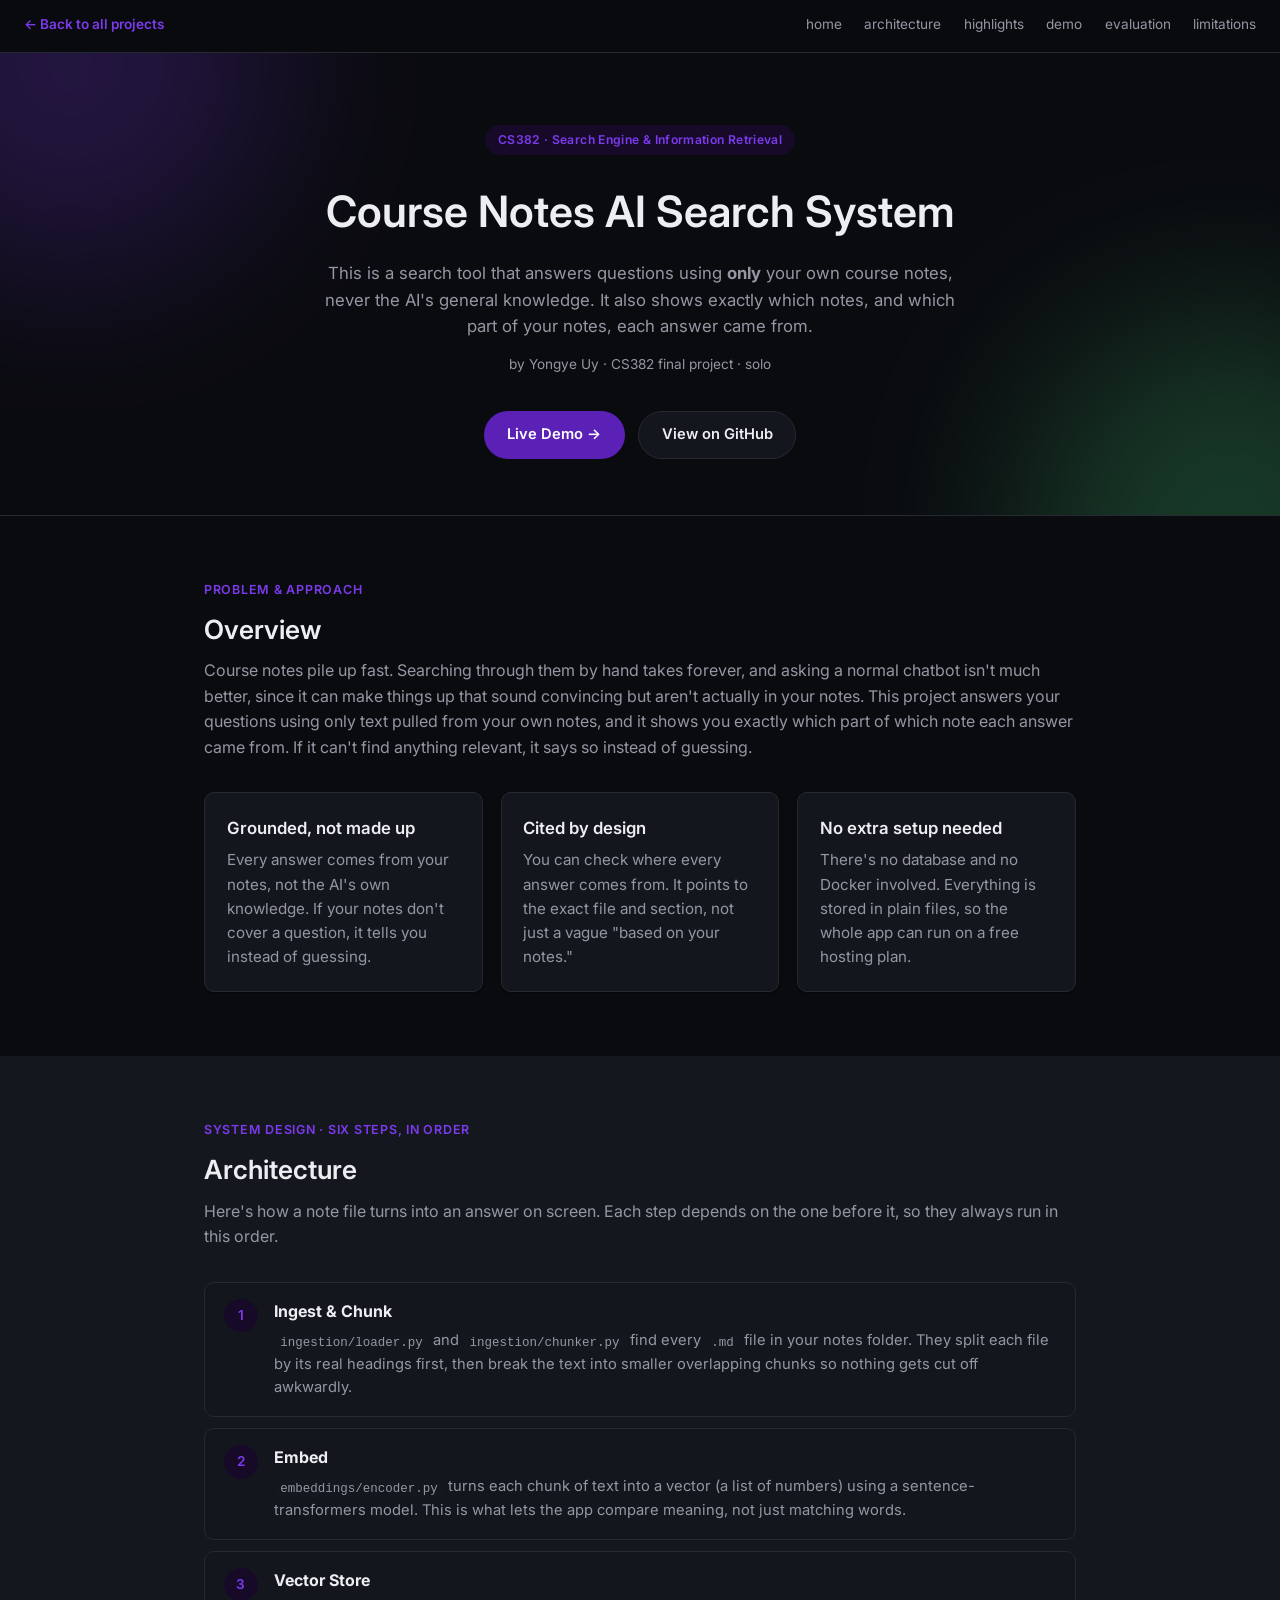
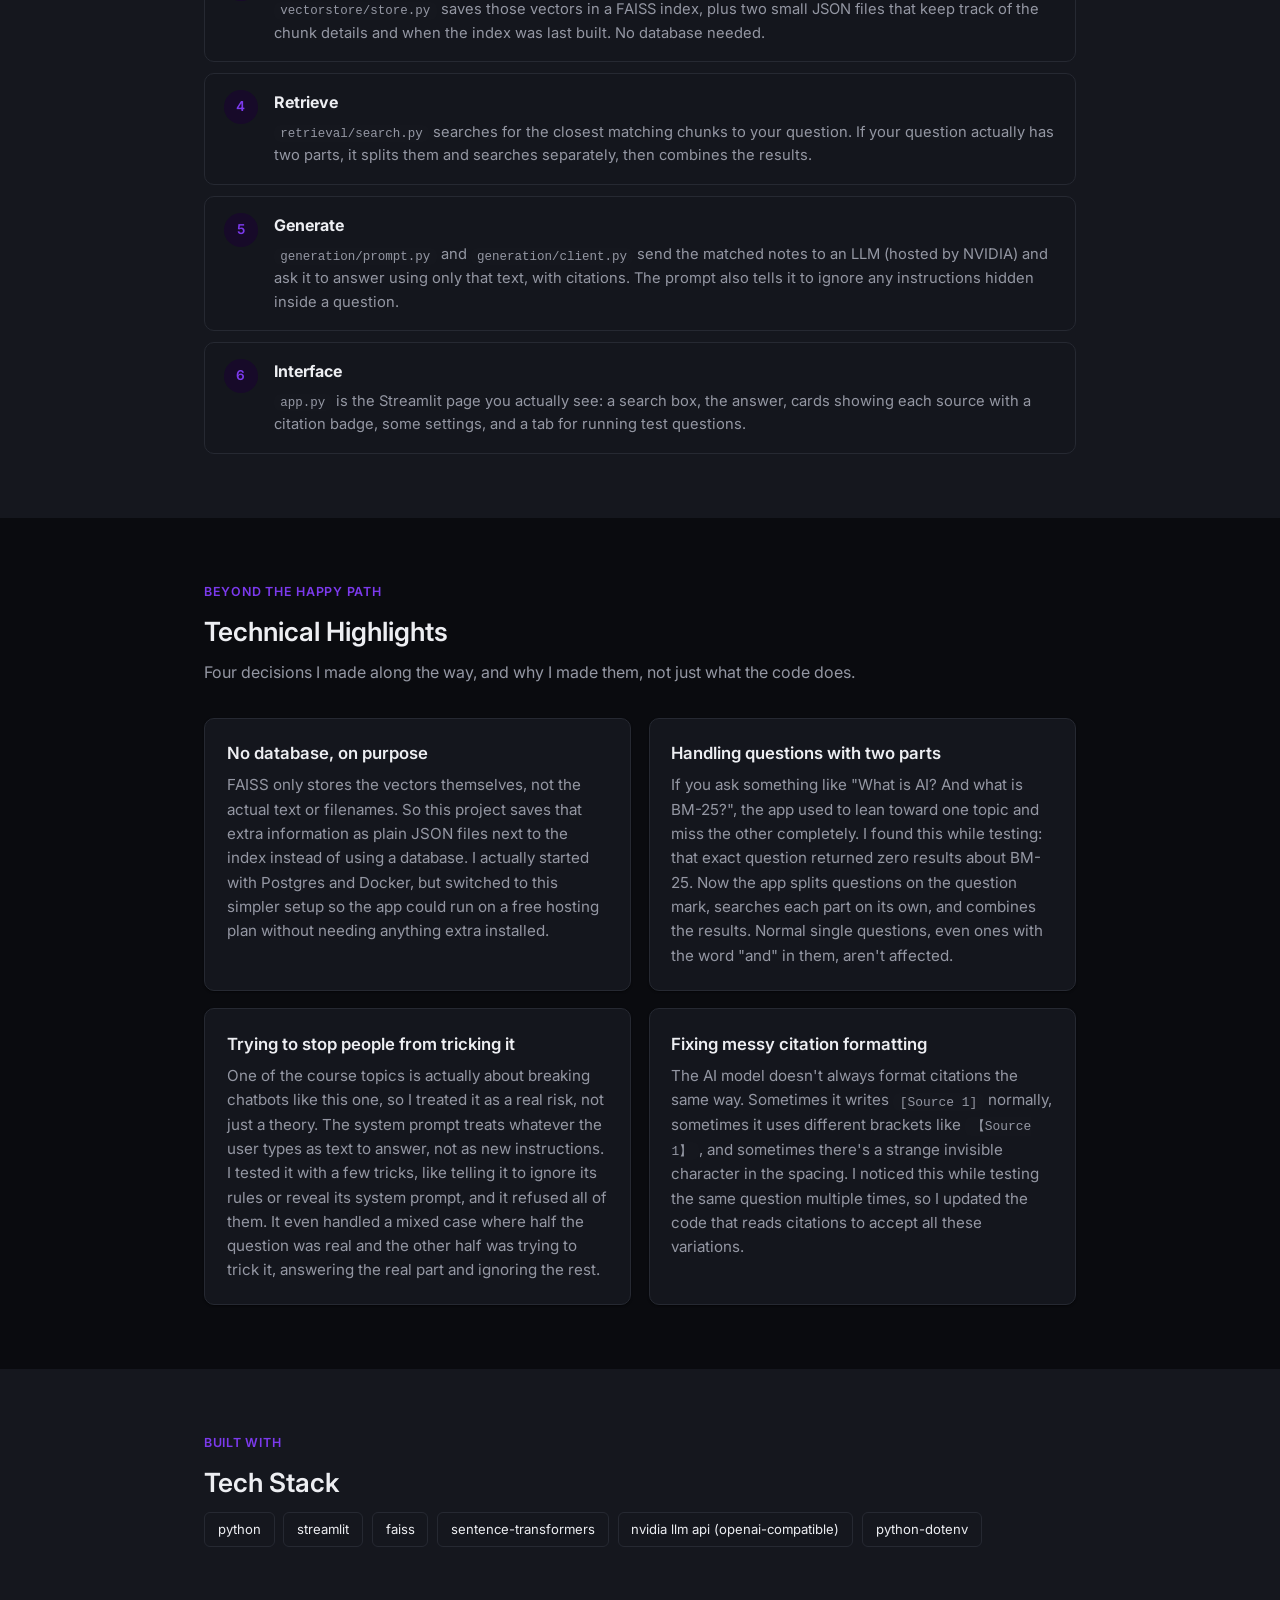
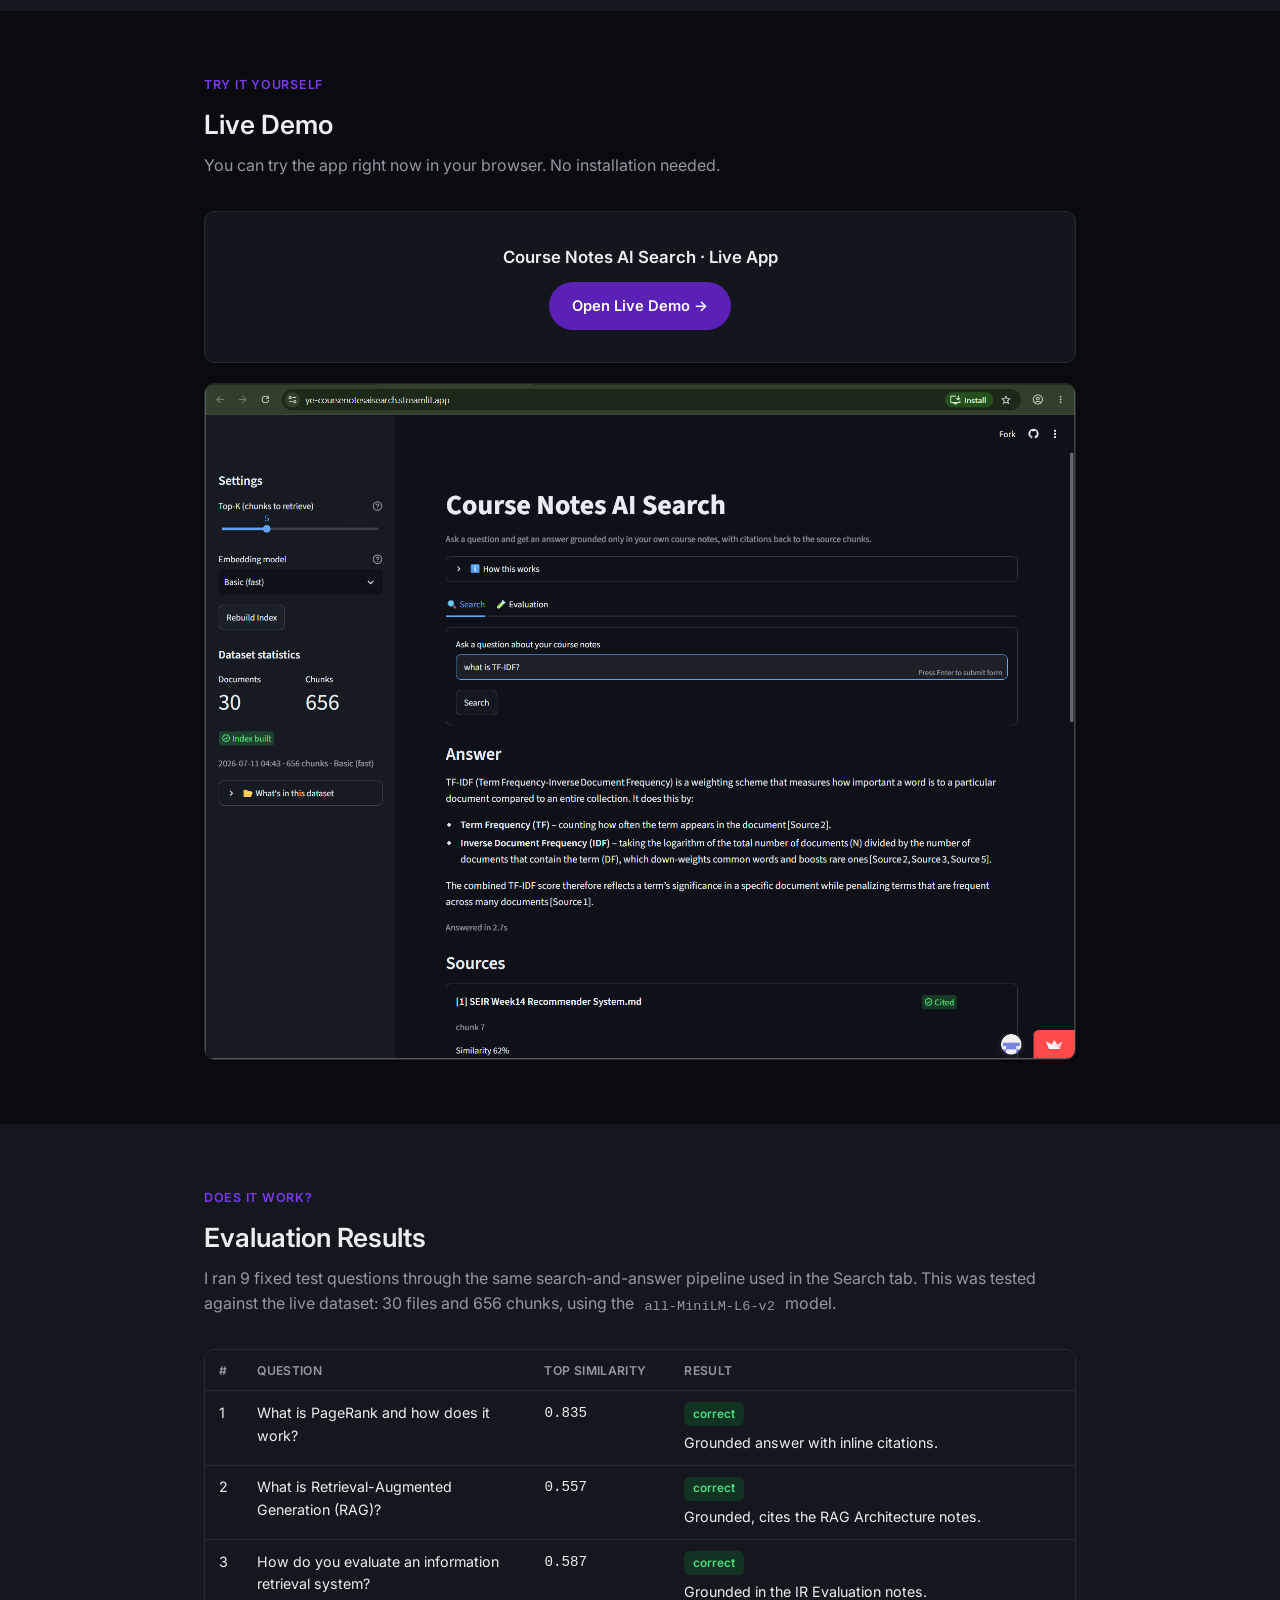
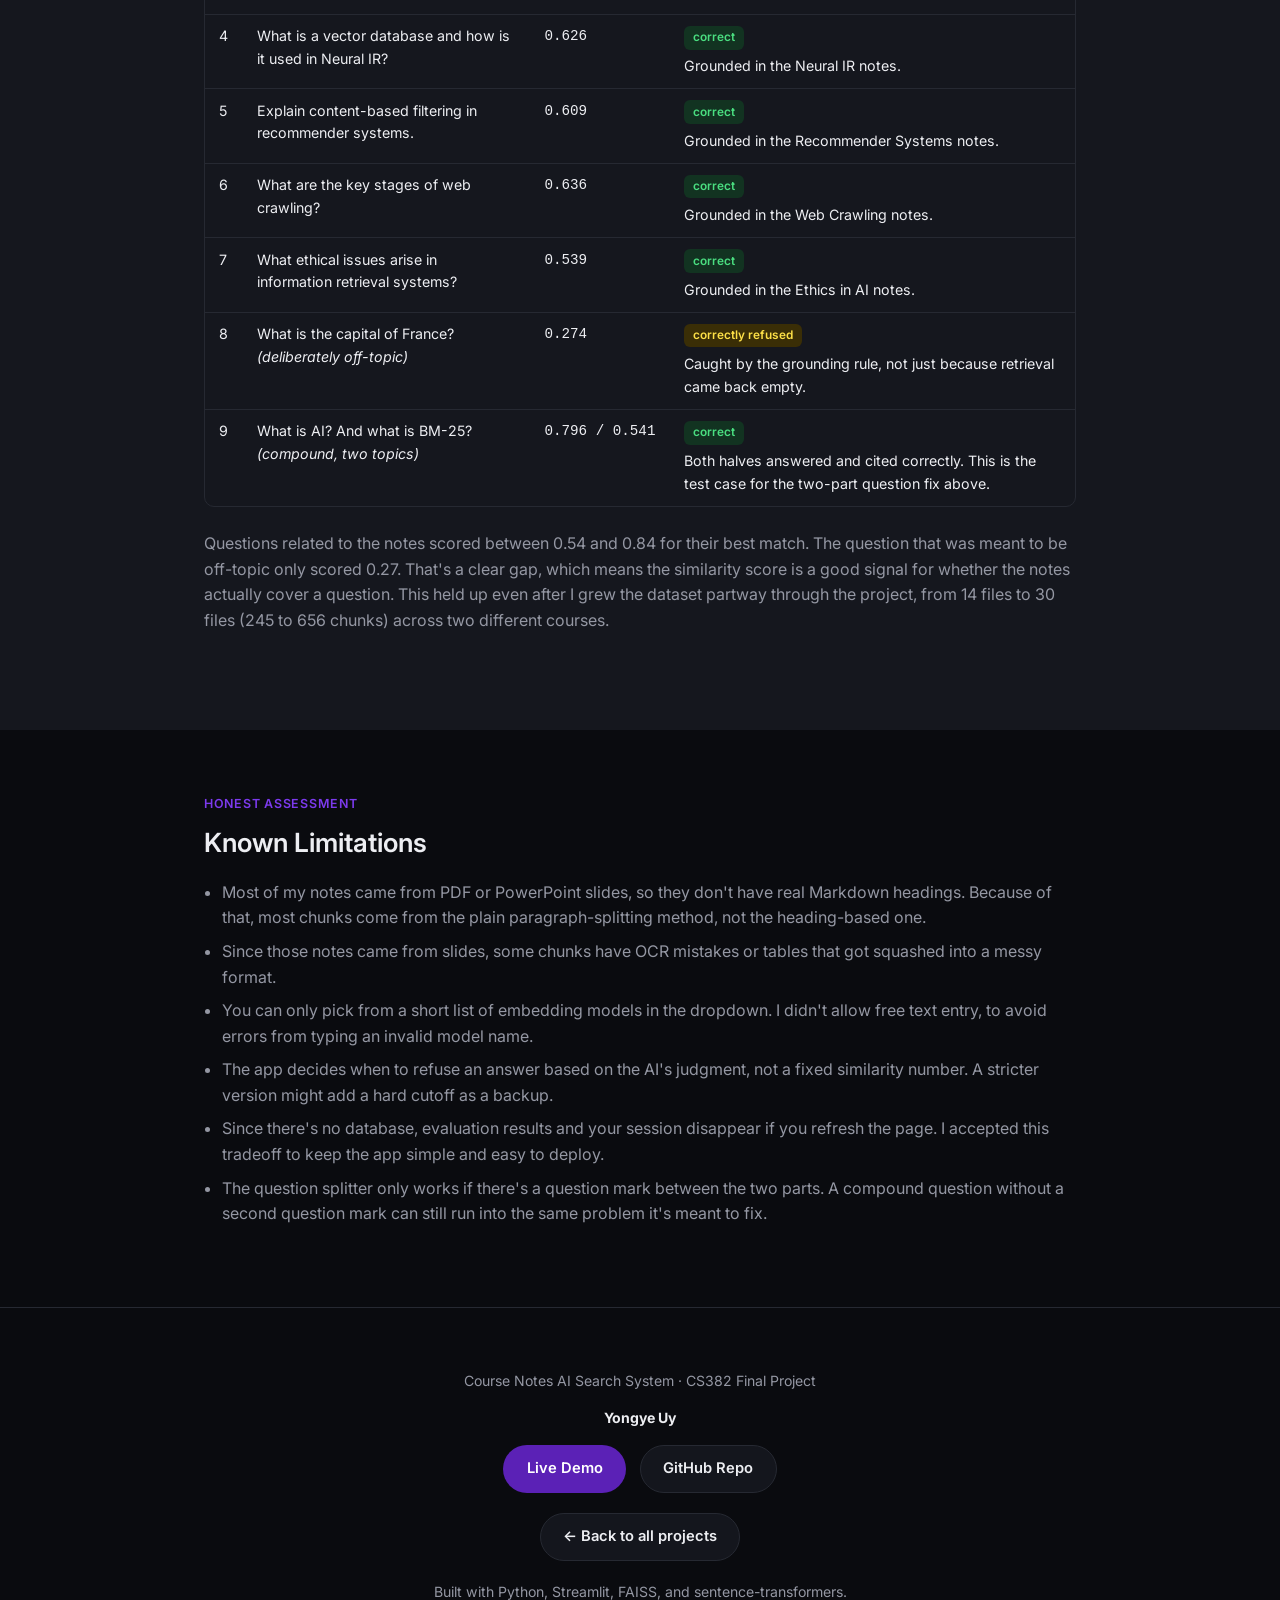
<file: projects/course-notes-ai-search.html>
<!DOCTYPE html>
<html lang="en">
<head>
<meta charset="UTF-8">
<meta name="viewport" content="width=device-width, initial-scale=1.0">
<title>Course Notes AI Search · Yongye Uy Portfolio</title>
<link rel="stylesheet" href="../styles.css">
</head>
<body>

<nav class="topnav">
  <a class="back" href="../index.html">← Back to all projects</a>
  <a href="../index.html#featured">home</a>
  <a href="#architecture">architecture</a>
  <a href="#highlights">highlights</a>
  <a href="#demo">demo</a>
  <a href="#evaluation">evaluation</a>
  <a href="#limitations">limitations</a>
</nav>

<header class="hero">
  <span class="tag">CS382 · Search Engine &amp; Information Retrieval</span>
  <h1>Course Notes AI Search System</h1>
  <p class="subtitle">
    This is a search tool that answers questions using <strong>only</strong> your own
    course notes, never the AI's general knowledge. It also shows exactly which notes,
    and which part of your notes, each answer came from.
  </p>
  <p class="byline">by <span class="name-placeholder">Yongye Uy</span> · CS382 final project · solo</p>
  <div class="btn-row">
    <a class="btn btn-primary" href="https://ye-coursenotesaisearch.streamlit.app/" target="_blank" rel="noopener">Live Demo →</a>
    <a class="btn btn-secondary" href="https://github.com/Yongye-Uy/Course_Notes_AI_Search" target="_blank" rel="noopener">View on GitHub</a>
  </div>
</header>

<section id="overview">
  <div class="wrap">
    <h2><span class="kicker">problem &amp; approach</span>Overview</h2>
    <p class="lede">
      Course notes pile up fast. Searching through them by hand takes forever, and
      asking a normal chatbot isn't much better, since it can make things up that
      sound convincing but aren't actually in your notes. This project answers your
      questions using only text pulled from your own notes, and it shows you exactly
      which part of which note each answer came from. If it can't find anything
      relevant, it says so instead of guessing.
    </p>
    <div class="grid grid-3">
      <div class="card">
        <h3>Grounded, not made up</h3>
        <p>Every answer comes from your notes, not the AI's own knowledge. If your notes don't cover a question, it tells you instead of guessing.</p>
      </div>
      <div class="card">
        <h3>Cited by design</h3>
        <p>You can check where every answer comes from. It points to the exact file and section, not just a vague "based on your notes."</p>
      </div>
      <div class="card">
        <h3>No extra setup needed</h3>
        <p>There's no database and no Docker involved. Everything is stored in plain files, so the whole app can run on a free hosting plan.</p>
      </div>
    </div>
  </div>
</section>

<section class="soft" id="architecture">
  <div class="wrap">
    <h2><span class="kicker">system design · six steps, in order</span>Architecture</h2>
    <p class="lede">Here's how a note file turns into an answer on screen. Each step depends on the one before it, so they always run in this order.</p>
    <div class="steps">
      <div class="step">
        <div class="num">1</div>
        <div class="content">
          <h4>Ingest &amp; Chunk</h4>
          <p><code>ingestion/loader.py</code> and <code>ingestion/chunker.py</code> find every <code>.md</code> file in your notes folder. They split each file by its real headings first, then break the text into smaller overlapping chunks so nothing gets cut off awkwardly.</p>
        </div>
      </div>
      <div class="step">
        <div class="num">2</div>
        <div class="content">
          <h4>Embed</h4>
          <p><code>embeddings/encoder.py</code> turns each chunk of text into a vector (a list of numbers) using a sentence-transformers model. This is what lets the app compare meaning, not just matching words.</p>
        </div>
      </div>
      <div class="step">
        <div class="num">3</div>
        <div class="content">
          <h4>Vector Store</h4>
          <p><code>vectorstore/store.py</code> saves those vectors in a FAISS index, plus two small JSON files that keep track of the chunk details and when the index was last built. No database needed.</p>
        </div>
      </div>
      <div class="step">
        <div class="num">4</div>
        <div class="content">
          <h4>Retrieve</h4>
          <p><code>retrieval/search.py</code> searches for the closest matching chunks to your question. If your question actually has two parts, it splits them and searches separately, then combines the results.</p>
        </div>
      </div>
      <div class="step">
        <div class="num">5</div>
        <div class="content">
          <h4>Generate</h4>
          <p><code>generation/prompt.py</code> and <code>generation/client.py</code> send the matched notes to an LLM (hosted by NVIDIA) and ask it to answer using only that text, with citations. The prompt also tells it to ignore any instructions hidden inside a question.</p>
        </div>
      </div>
      <div class="step">
        <div class="num">6</div>
        <div class="content">
          <h4>Interface</h4>
          <p><code>app.py</code> is the Streamlit page you actually see: a search box, the answer, cards showing each source with a citation badge, some settings, and a tab for running test questions.</p>
        </div>
      </div>
    </div>
  </div>
</section>

<section id="highlights">
  <div class="wrap">
    <h2><span class="kicker">beyond the happy path</span>Technical Highlights</h2>
    <p class="lede">Four decisions I made along the way, and why I made them, not just what the code does.</p>
    <div class="grid grid-2">
      <div class="card">
        <h3>No database, on purpose</h3>
        <p>FAISS only stores the vectors themselves, not the actual text or filenames. So this project saves that extra information as plain JSON files next to the index instead of using a database. I actually started with Postgres and Docker, but switched to this simpler setup so the app could run on a free hosting plan without needing anything extra installed.</p>
      </div>
      <div class="card">
        <h3>Handling questions with two parts</h3>
        <p>If you ask something like "What is AI? And what is BM-25?", the app used to lean toward one topic and miss the other completely. I found this while testing: that exact question returned zero results about BM-25. Now the app splits questions on the question mark, searches each part on its own, and combines the results. Normal single questions, even ones with the word "and" in them, aren't affected.</p>
      </div>
      <div class="card">
        <h3>Trying to stop people from tricking it</h3>
        <p>One of the course topics is actually about breaking chatbots like this one, so I treated it as a real risk, not just a theory. The system prompt treats whatever the user types as text to answer, not as new instructions. I tested it with a few tricks, like telling it to ignore its rules or reveal its system prompt, and it refused all of them. It even handled a mixed case where half the question was real and the other half was trying to trick it, answering the real part and ignoring the rest.</p>
      </div>
      <div class="card">
        <h3>Fixing messy citation formatting</h3>
        <p>The AI model doesn't always format citations the same way. Sometimes it writes <code>[Source 1]</code> normally, sometimes it uses different brackets like <code>【Source 1】</code>, and sometimes there's a strange invisible character in the spacing. I noticed this while testing the same question multiple times, so I updated the code that reads citations to accept all these variations.</p>
      </div>
    </div>
  </div>
</section>

<section class="soft">
  <div class="wrap">
    <h2><span class="kicker">built with</span>Tech Stack</h2>
    <div class="chips">
      <span class="chip">python</span>
      <span class="chip">streamlit</span>
      <span class="chip">faiss</span>
      <span class="chip">sentence-transformers</span>
      <span class="chip">nvidia llm api (openai-compatible)</span>
      <span class="chip">python-dotenv</span>
    </div>
  </div>
</section>

<section id="demo">
  <div class="wrap">
    <h2><span class="kicker">try it yourself</span>Live Demo</h2>
    <p class="lede">You can try the app right now in your browser. No installation needed.</p>
    <div class="card" style="text-align:center; padding: 2rem;">
      <h3 style="margin-bottom:0.75rem;">Course Notes AI Search · Live App</h3>
      <a class="btn btn-primary" href="https://ye-coursenotesaisearch.streamlit.app/" target="_blank" rel="noopener">Open Live Demo →</a>
    </div>
    <div style="height:1.25rem;"></div>
    <img class="screenshot" src="../screenshot-search.png" alt="Course Notes AI Search app, showing the Search tab with a question, a generated answer with inline citations, and a cited source card." />
  </div>
</section>

<section class="soft" id="evaluation">
  <div class="wrap">
    <h2><span class="kicker">does it work?</span>Evaluation Results</h2>
    <p class="lede">
      I ran 9 fixed test questions through the same search-and-answer pipeline used in
      the Search tab. This was tested against the live dataset: 30 files and 656
      chunks, using the <code>all-MiniLM-L6-v2</code> model.
    </p>
    <div class="table-wrap">
      <table>
        <thead>
          <tr><th>#</th><th>Question</th><th>Top similarity</th><th>Result</th></tr>
        </thead>
        <tbody>
          <tr><td>1</td><td>What is PageRank and how does it work?</td><td class="score">0.835</td><td><span class="status status-good">correct</span><br>Grounded answer with inline citations.</td></tr>
          <tr><td>2</td><td>What is <span style="white-space:nowrap">Retrieval-Augmented</span> Generation (RAG)?</td><td class="score">0.557</td><td><span class="status status-good">correct</span><br>Grounded, cites the RAG Architecture notes.</td></tr>
          <tr><td>3</td><td>How do you evaluate an information retrieval system?</td><td class="score">0.587</td><td><span class="status status-good">correct</span><br>Grounded in the IR Evaluation notes.</td></tr>
          <tr><td>4</td><td>What is a vector database and how is it used in Neural IR?</td><td class="score">0.626</td><td><span class="status status-good">correct</span><br>Grounded in the Neural IR notes.</td></tr>
          <tr><td>5</td><td>Explain <span style="white-space:nowrap">content-based</span> filtering in recommender systems.</td><td class="score">0.609</td><td><span class="status status-good">correct</span><br>Grounded in the Recommender Systems notes.</td></tr>
          <tr><td>6</td><td>What are the key stages of web crawling?</td><td class="score">0.636</td><td><span class="status status-good">correct</span><br>Grounded in the Web Crawling notes.</td></tr>
          <tr><td>7</td><td>What ethical issues arise in information retrieval systems?</td><td class="score">0.539</td><td><span class="status status-good">correct</span><br>Grounded in the Ethics in AI notes.</td></tr>
          <tr><td>8</td><td>What is the capital of France? <em>(deliberately <span style="white-space:nowrap">off-topic</span>)</em></td><td class="score">0.274</td><td><span class="status status-warn">correctly refused</span><br>Caught by the grounding rule, not just because retrieval came back empty.</td></tr>
          <tr><td>9</td><td>What is AI? And what is BM-25? <em>(compound, two topics)</em></td><td class="score">0.796 / 0.541</td><td><span class="status status-good">correct</span><br>Both halves answered and cited correctly. This is the test case for the two-part question fix above.</td></tr>
        </tbody>
      </table>
    </div>
    <p class="lede" style="margin-top:1.5rem;">
      Questions related to the notes scored between <span style="white-space:nowrap">0.54 and 0.84</span> for their
      best match. The question that was meant to be off-topic only scored 0.27. That's
      a clear gap, which means the similarity score is a good signal for whether the
      notes actually cover a question. This held up even after I grew the dataset
      partway through the project, from 14 files to 30 files (245 to 656 chunks)
      across two different courses.
    </p>
  </div>
</section>

<section id="limitations">
  <div class="wrap">
    <h2><span class="kicker">honest assessment</span>Known Limitations</h2>
    <ul class="clean">
      <li>Most of my notes came from PDF or PowerPoint slides, so they don't have real Markdown headings. Because of that, most chunks come from the plain paragraph-splitting method, not the heading-based one.</li>
      <li>Since those notes came from slides, some chunks have OCR mistakes or tables that got squashed into a messy format.</li>
      <li>You can only pick from a short list of embedding models in the dropdown. I didn't allow free text entry, to avoid errors from typing an invalid model name.</li>
      <li>The app decides when to refuse an answer based on the AI's judgment, not a fixed similarity number. A stricter version might add a hard cutoff as a backup.</li>
      <li>Since there's no database, evaluation results and your session disappear if you refresh the page. I accepted this tradeoff to keep the app simple and easy to deploy.</li>
      <li>The question splitter only works if there's a question mark between the two parts. A compound question without a second question mark can still run into the same problem it's meant to fix.</li>
    </ul>
  </div>
</section>

<footer>
  <p>Course Notes AI Search System · CS382 Final Project</p>
  <p><span class="name-placeholder">Yongye Uy</span></p>
  <div class="btn-row">
    <a class="btn btn-primary" href="https://ye-coursenotesaisearch.streamlit.app/" target="_blank" rel="noopener">Live Demo</a>
    <a class="btn btn-secondary" href="https://github.com/Yongye-Uy/Course_Notes_AI_Search" target="_blank" rel="noopener">GitHub Repo</a>
  </div>
  <div class="btn-row">
    <a class="btn btn-secondary" href="../index.html">← Back to all projects</a>
  </div>
  <p>Built with Python, Streamlit, FAISS, and sentence-transformers.</p>
</footer>

<script src="../script.js" defer></script>
</body>
</html>
</file>
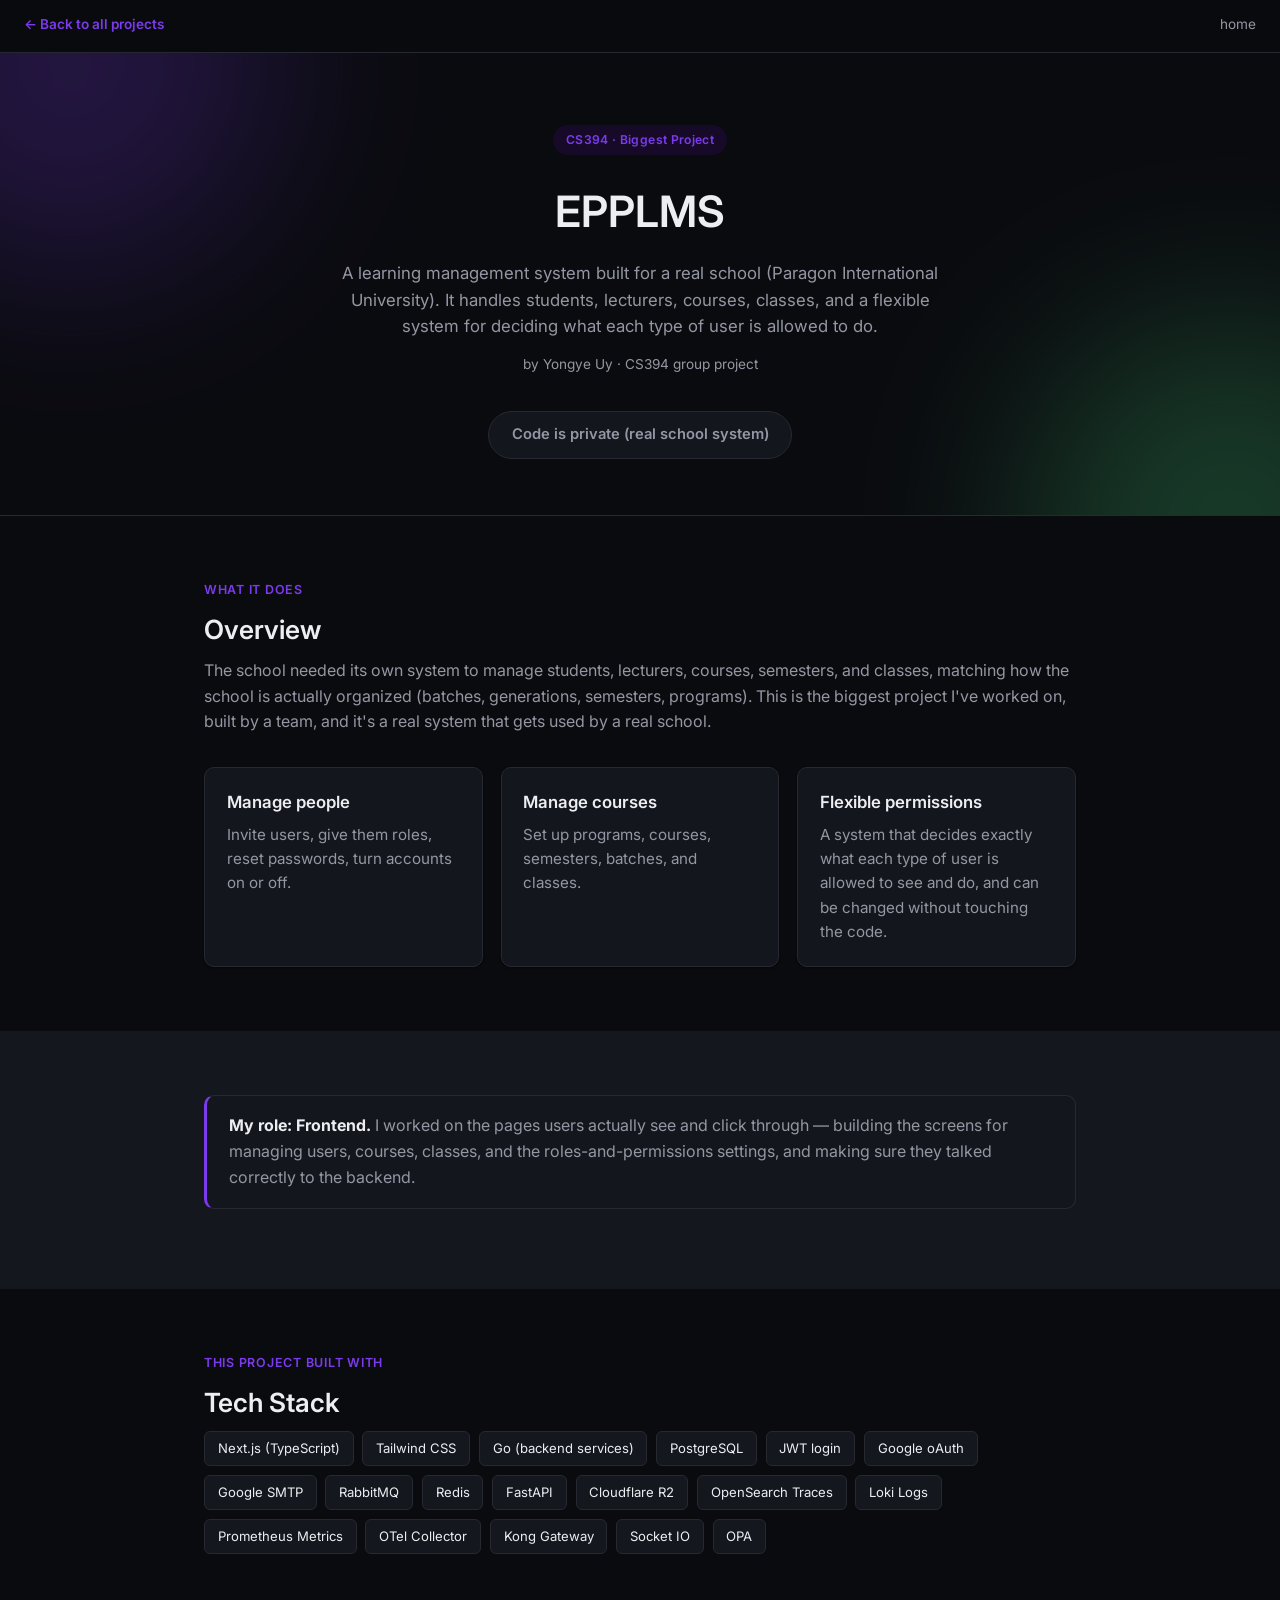
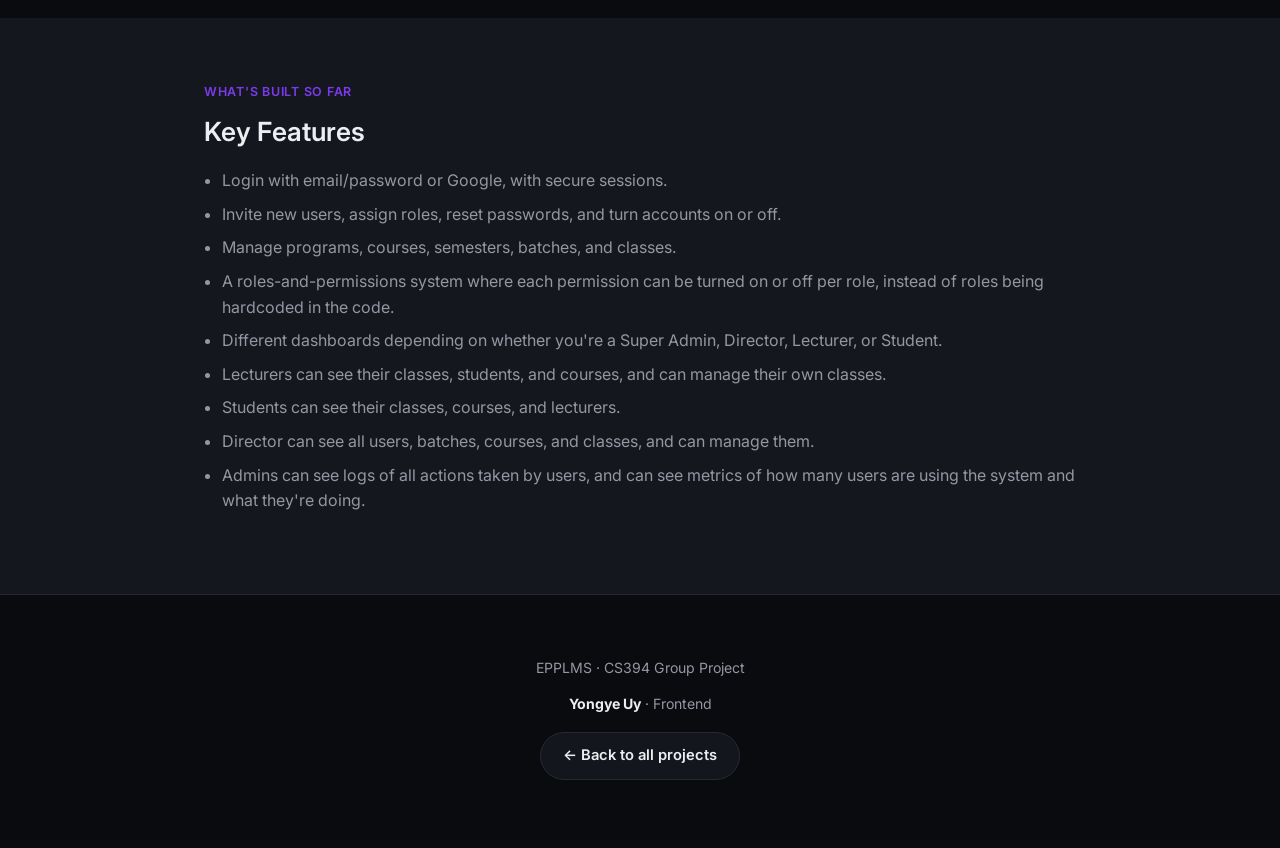
<file: projects/eppl-lms.html>
<!DOCTYPE html>
<html lang="en">
<head>
<meta charset="UTF-8">
<meta name="viewport" content="width=device-width, initial-scale=1.0">
<title>EPPLMS · Yongye Uy Portfolio</title>
<link rel="stylesheet" href="../styles.css">
</head>
<body>

<nav class="topnav">
  <a class="back" href="../index.html">← Back to all projects</a>
  <a href="../index.html#featured">home</a>
</nav>

<header class="hero">
  <span class="tag">CS394 · Biggest Project</span>
  <h1>EPPLMS</h1>
  <p class="subtitle">
    A learning management system built for a real school (Paragon
    International University). It handles students, lecturers, courses,
    classes, and a flexible system for deciding what each type of user is
    allowed to do.
  </p>
  <p class="byline">by <span class="name-placeholder">Yongye Uy</span> · CS394 group project</p>
  <div class="btn-row">
    <span class="btn btn-disabled">Code is private (real school system)</span>
  </div>
</header>

<section id="overview">
  <div class="wrap">
    <h2><span class="kicker">what it does</span>Overview</h2>
    <p class="lede">
      The school needed its own system to manage students, lecturers,
      courses, semesters, and classes, matching how the school is actually
      organized (batches, generations, semesters, programs). This is the
      biggest project I've worked on, built by a team, and it's a real
      system that gets used by a real school.
    </p>
    <div class="grid grid-3">
      <div class="card">
        <h3>Manage people</h3>
        <p>Invite users, give them roles, reset passwords, turn accounts on or off.</p>
      </div>
      <div class="card">
        <h3>Manage courses</h3>
        <p>Set up programs, courses, semesters, batches, and classes.</p>
      </div>
      <div class="card">
        <h3>Flexible permissions</h3>
        <p>A system that decides exactly what each type of user is allowed to see and do, and can be changed without touching the code.</p>
      </div>
    </div>
  </div>
</section>

<section class="role-callout-wrap soft">
  <div class="wrap">
    <div class="role-callout">
      <p><strong>My role: Frontend.</strong> I worked on the pages users actually see and click through — building the screens for managing users, courses, classes, and the roles-and-permissions settings, and making sure they talked correctly to the backend.</p>
    </div>
  </div>
</section>

<section id="tech">
  <div class="wrap">
    <h2><span class="kicker">This project built with</span>Tech Stack</h2>
    <div class="chips">
      <span class="chip">Next.js (TypeScript)</span>
      <span class="chip">Tailwind CSS</span>
      <span class="chip">Go (backend services)</span>
      <span class="chip">PostgreSQL</span>
      <span class="chip">JWT login</span>
      <span class="chip">Google oAuth</span>
      <span class="chip">Google SMTP</span>
      <span class="chip">RabbitMQ</span>
      <span class="chip">Redis</span>
      <span class="chip">FastAPI</span>
      <span class="chip">Cloudflare R2</span>
      <span class="chip">OpenSearch Traces</span>
      <span class="chip">Loki Logs</span>
      <span class="chip">Prometheus Metrics</span>
      <span class="chip">OTel Collector</span>
      <span class="chip">Kong Gateway</span>
      <span class="chip">Socket IO</span>
      <span class="chip">OPA</span>
    </div>
  </div>
</section>

<section class="soft" id="features">
  <div class="wrap">
    <h2><span class="kicker">what's built so far</span>Key Features</h2>
    <ul class="clean">
      <li>Login with email/password or Google, with secure sessions.</li>
      <li>Invite new users, assign roles, reset passwords, and turn accounts on or off.</li>
      <li>Manage programs, courses, semesters, batches, and classes.</li>
      <li>A roles-and-permissions system where each permission can be turned on or off per role, instead of roles being hardcoded in the code.</li>
      <li>Different dashboards depending on whether you're a Super Admin, Director, Lecturer, or Student.</li>
      <li>Lecturers can see their classes, students, and courses, and can manage their own classes.</li>
      <li>Students can see their classes, courses, and lecturers.</li>
      <li>Director can see all users, batches, courses, and classes, and can manage them.</li>
      <li>Admins can see logs of all actions taken by users, and can see metrics of how many users are using the system and what they're doing.</li>
    </ul>
  </div>
</section>

<footer>
  <p>EPPLMS · CS394 Group Project</p>
  <p><span class="name-placeholder">Yongye Uy</span> · Frontend</p>
  <div class="btn-row">
    <a class="btn btn-secondary" href="../index.html">← Back to all projects</a>
  </div>
</footer>

<script src="../script.js" defer></script>
</body>
</html>
</file>
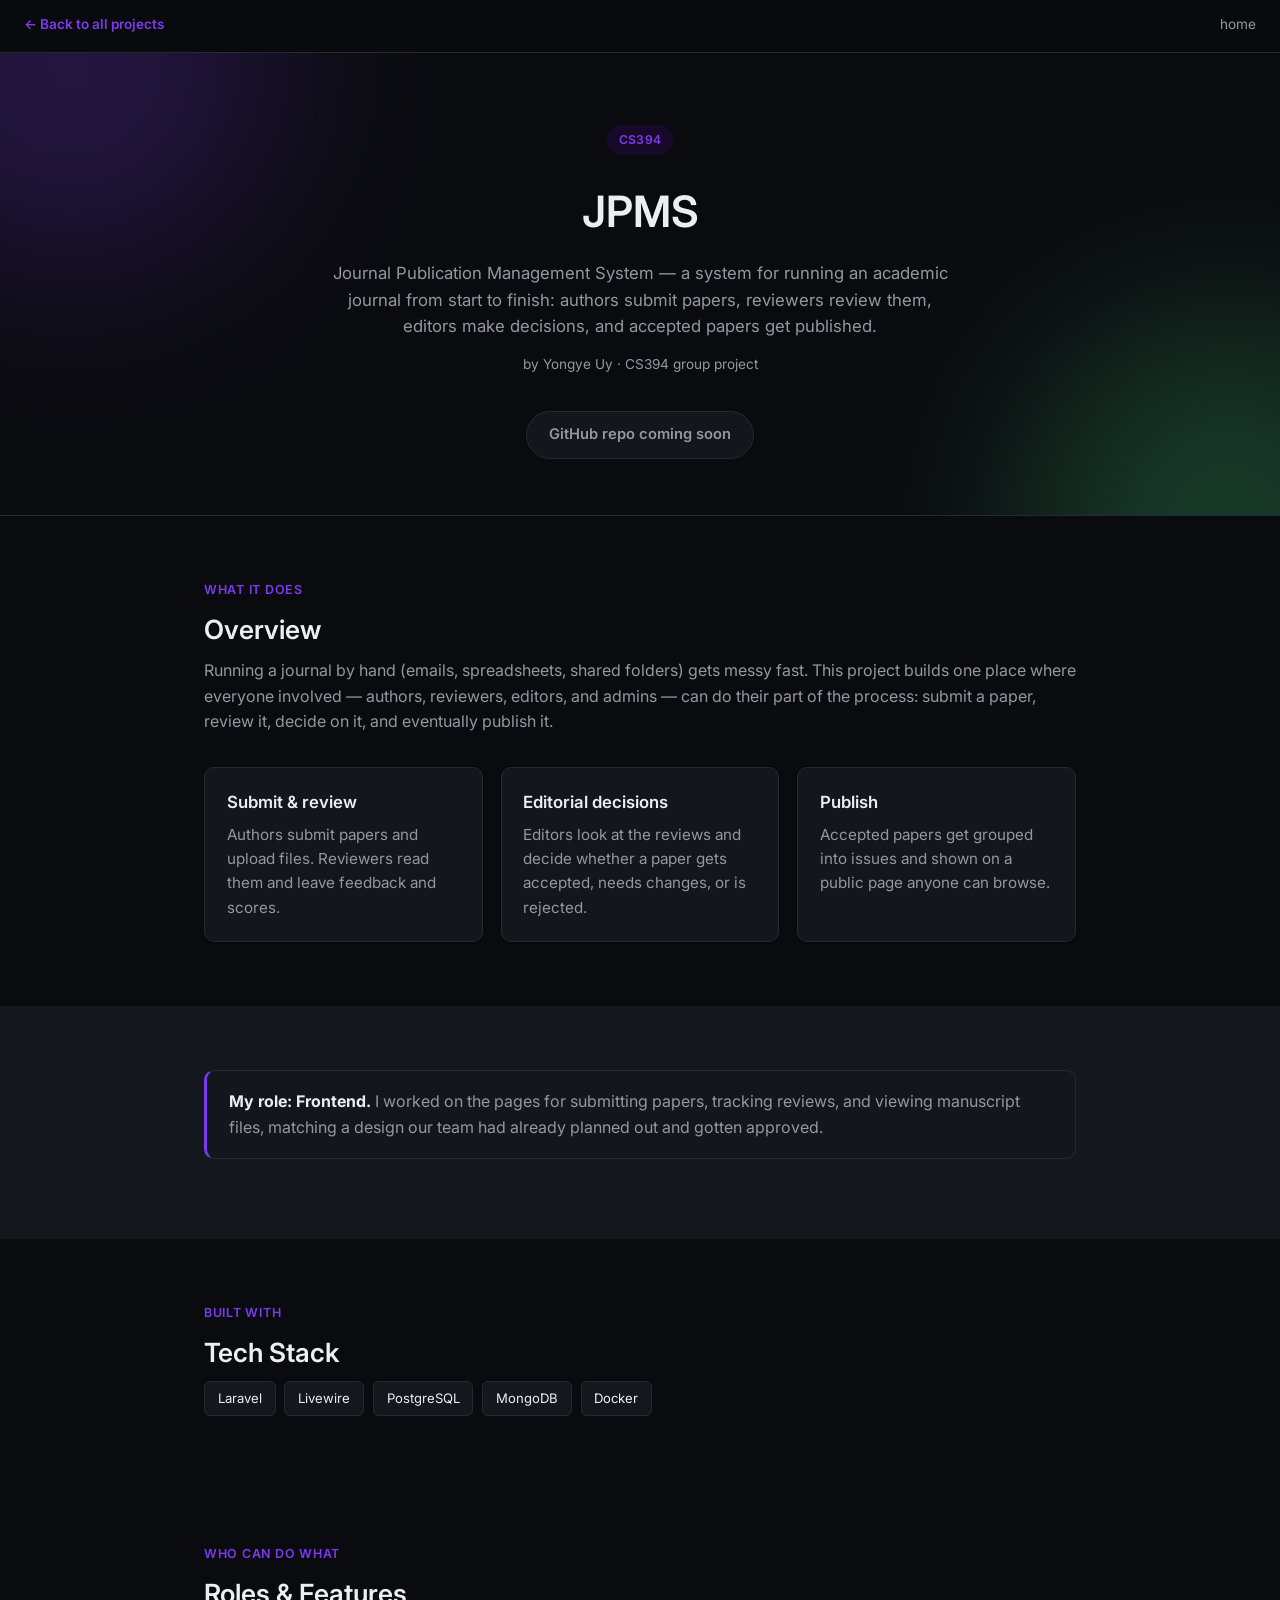
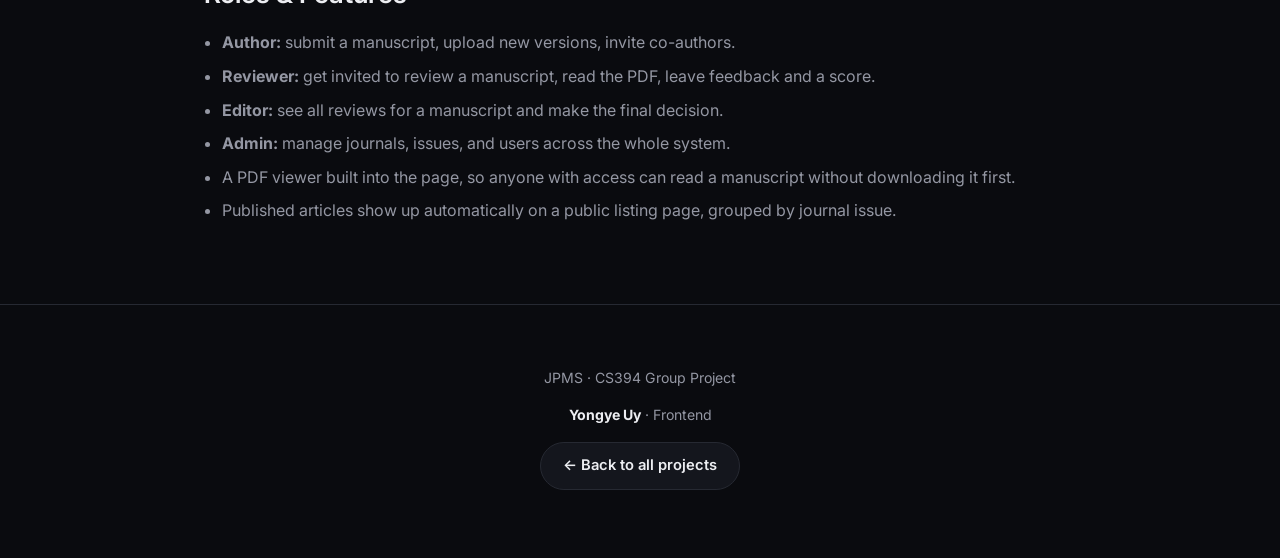
<file: projects/jpms.html>
<!DOCTYPE html>
<html lang="en">
<head>
<meta charset="UTF-8">
<meta name="viewport" content="width=device-width, initial-scale=1.0">
<title>JPMS · Yongye Uy Portfolio</title>
<link rel="stylesheet" href="../styles.css">
</head>
<body>

<nav class="topnav">
  <a class="back" href="../index.html">← Back to all projects</a>
  <a href="../index.html#featured">home</a>
</nav>

<header class="hero">
  <span class="tag">CS394</span>
  <h1>JPMS</h1>
  <p class="subtitle">
    Journal Publication Management System — a system for running an academic
    journal from start to finish: authors submit papers, reviewers review
    them, editors make decisions, and accepted papers get published.
  </p>
  <p class="byline">by <span class="name-placeholder">Yongye Uy</span> · CS394 group project</p>
  <div class="btn-row">
    <span class="btn btn-disabled">GitHub repo coming soon</span>
  </div>
</header>

<section id="overview">
  <div class="wrap">
    <h2><span class="kicker">what it does</span>Overview</h2>
    <p class="lede">
      Running a journal by hand (emails, spreadsheets, shared folders) gets
      messy fast. This project builds one place where everyone involved —
      authors, reviewers, editors, and admins — can do their part of the
      process: submit a paper, review it, decide on it, and eventually
      publish it.
    </p>
    <div class="grid grid-3">
      <div class="card">
        <h3>Submit &amp; review</h3>
        <p>Authors submit papers and upload files. Reviewers read them and leave feedback and scores.</p>
      </div>
      <div class="card">
        <h3>Editorial decisions</h3>
        <p>Editors look at the reviews and decide whether a paper gets accepted, needs changes, or is rejected.</p>
      </div>
      <div class="card">
        <h3>Publish</h3>
        <p>Accepted papers get grouped into issues and shown on a public page anyone can browse.</p>
      </div>
    </div>
  </div>
</section>

<section class="soft">
  <div class="wrap">
    <div class="role-callout">
      <p><strong>My role: Frontend.</strong> I worked on the pages for submitting papers, tracking reviews, and viewing manuscript files, matching a design our team had already planned out and gotten approved.</p>
    </div>
  </div>
</section>

<section id="tech">
  <div class="wrap">
    <h2><span class="kicker">built with</span>Tech Stack</h2>
    <div class="chips">
      <span class="chip">Laravel</span>
      <span class="chip">Livewire</span>
      <span class="chip">PostgreSQL</span>
      <span class="chip">MongoDB</span>
      <span class="chip">Docker</span>
    </div>
  </div>
</section>

<section id="features">
  <div class="wrap">
    <h2><span class="kicker">who can do what</span>Roles &amp; Features</h2>
    <ul class="clean">
      <li><strong>Author:</strong> submit a manuscript, upload new versions, invite co-authors.</li>
      <li><strong>Reviewer:</strong> get invited to review a manuscript, read the PDF, leave feedback and a score.</li>
      <li><strong>Editor:</strong> see all reviews for a manuscript and make the final decision.</li>
      <li><strong>Admin:</strong> manage journals, issues, and users across the whole system.</li>
      <li>A PDF viewer built into the page, so anyone with access can read a manuscript without downloading it first.</li>
      <li>Published articles show up automatically on a public listing page, grouped by journal issue.</li>
    </ul>
  </div>
</section>

<footer>
  <p>JPMS · CS394 Group Project</p>
  <p><span class="name-placeholder">Yongye Uy</span> · Frontend</p>
  <div class="btn-row">
    <a class="btn btn-secondary" href="../index.html">← Back to all projects</a>
  </div>
</footer>

<script src="../script.js" defer></script>
</body>
</html>
</file>
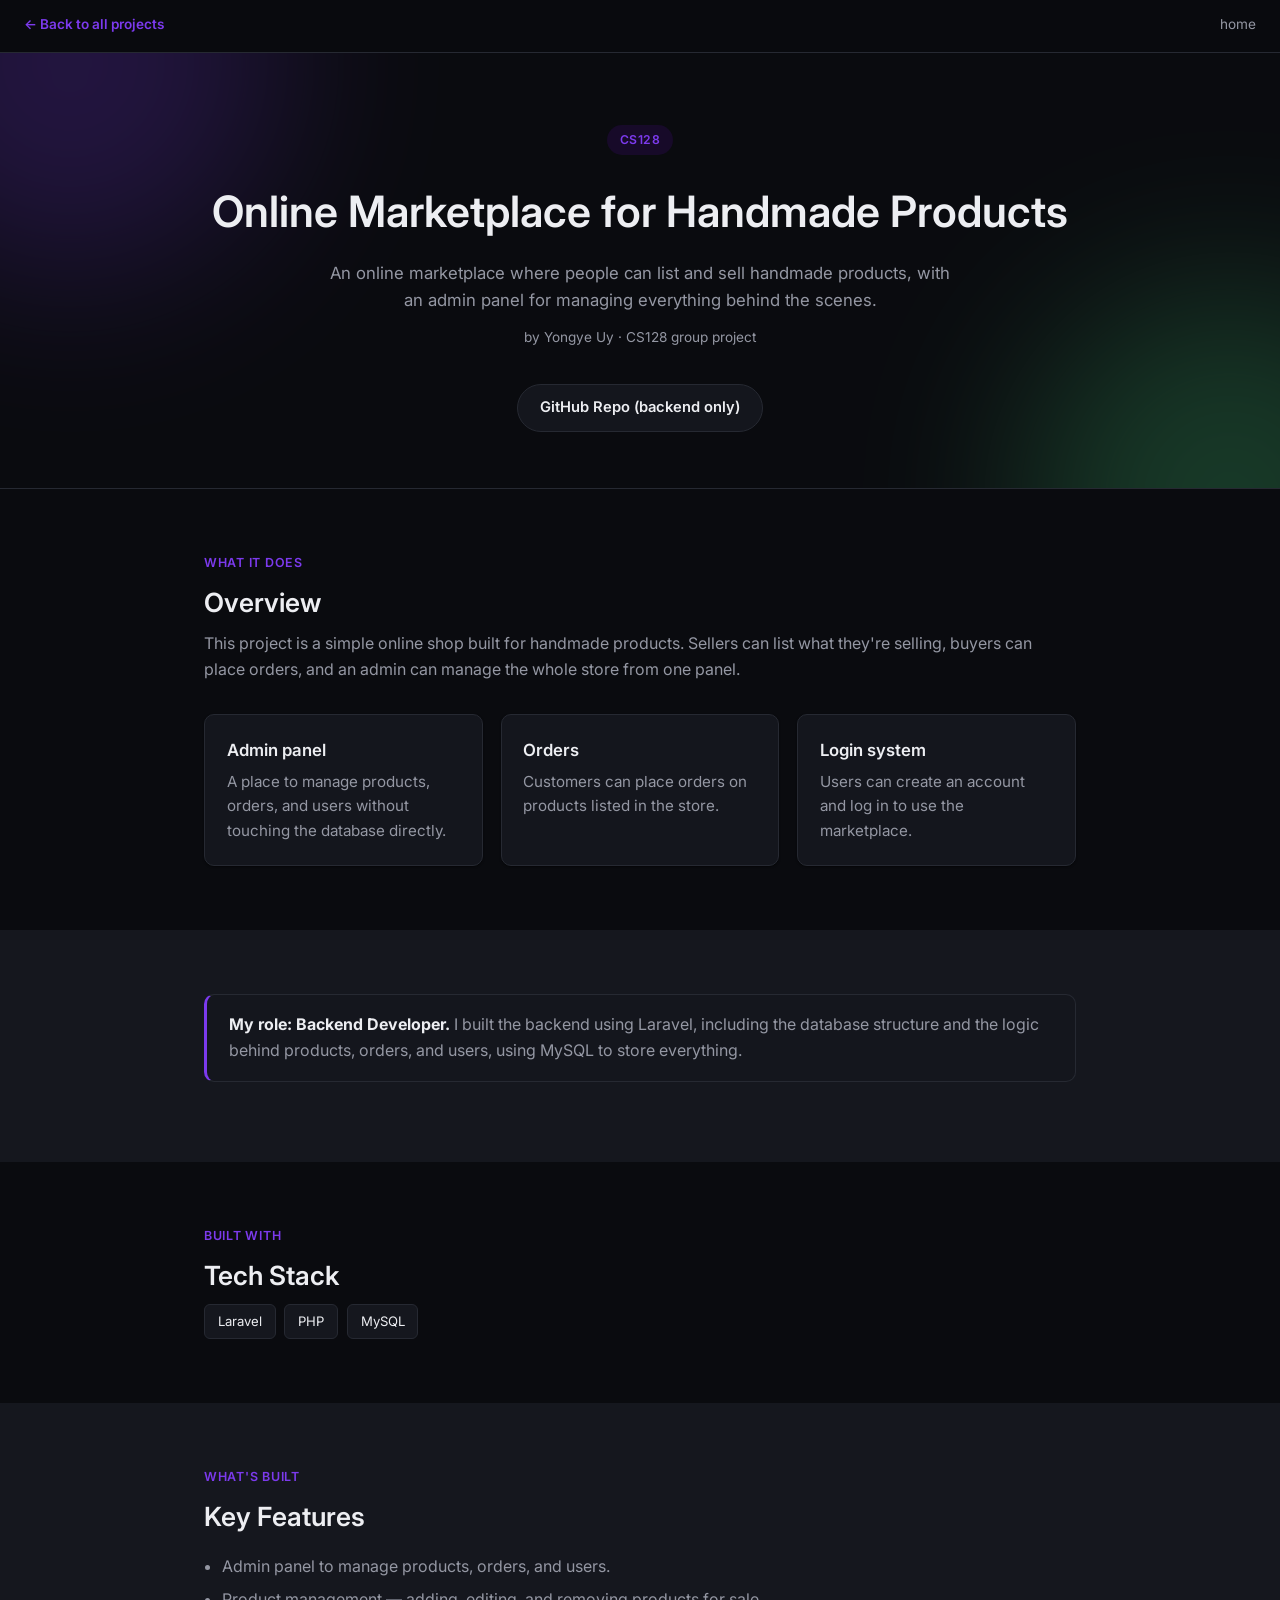
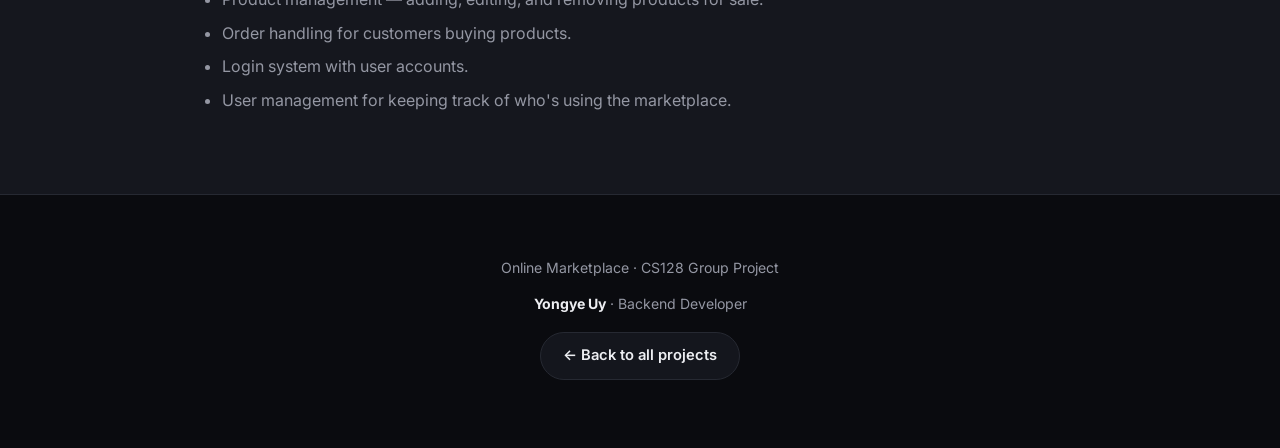
<file: projects/marketplace.html>
<!DOCTYPE html>
<html lang="en">
<head>
<meta charset="UTF-8">
<meta name="viewport" content="width=device-width, initial-scale=1.0">
<title>Online Marketplace · Yongye Uy Portfolio</title>
<link rel="stylesheet" href="../styles.css">
</head>
<body>

<nav class="topnav">
  <a class="back" href="../index.html">← Back to all projects</a>
  <a href="../index.html#featured">home</a>
</nav>

<header class="hero">
  <span class="tag">CS128</span>
  <h1>Online Marketplace for Handmade Products</h1>
  <p class="subtitle">
    An online marketplace where people can list and sell handmade products,
    with an admin panel for managing everything behind the scenes.
  </p>
  <p class="byline">by <span class="name-placeholder">Yongye Uy</span> · CS128 group project</p>
  <div class="btn-row">
    <a class="btn btn-secondary" href="https://github.com/Yongye-Uy/CloudComputing-WebAdv-II-YongyeUy.git" target="_blank" rel="noopener">GitHub Repo (backend only)</a>
  </div>
</header>

<section id="overview">
  <div class="wrap">
    <h2><span class="kicker">what it does</span>Overview</h2>
    <p class="lede">
      This project is a simple online shop built for handmade products.
      Sellers can list what they're selling, buyers can place orders, and an
      admin can manage the whole store from one panel.
    </p>
    <div class="grid grid-3">
      <div class="card">
        <h3>Admin panel</h3>
        <p>A place to manage products, orders, and users without touching the database directly.</p>
      </div>
      <div class="card">
        <h3>Orders</h3>
        <p>Customers can place orders on products listed in the store.</p>
      </div>
      <div class="card">
        <h3>Login system</h3>
        <p>Users can create an account and log in to use the marketplace.</p>
      </div>
    </div>
  </div>
</section>

<section class="soft">
  <div class="wrap">
    <div class="role-callout">
      <p><strong>My role: Backend Developer.</strong> I built the backend using Laravel, including the database structure and the logic behind products, orders, and users, using MySQL to store everything.</p>
    </div>
  </div>
</section>

<section id="tech">
  <div class="wrap">
    <h2><span class="kicker">built with</span>Tech Stack</h2>
    <div class="chips">
      <span class="chip">Laravel</span>
      <span class="chip">PHP</span>
      <span class="chip">MySQL</span>
    </div>
  </div>
</section>

<section class="soft" id="features">
  <div class="wrap">
    <h2><span class="kicker">what's built</span>Key Features</h2>
    <ul class="clean">
      <li>Admin panel to manage products, orders, and users.</li>
      <li>Product management — adding, editing, and removing products for sale.</li>
      <li>Order handling for customers buying products.</li>
      <li>Login system with user accounts.</li>
      <li>User management for keeping track of who's using the marketplace.</li>
    </ul>
  </div>
</section>

<footer>
  <p>Online Marketplace · CS128 Group Project</p>
  <p><span class="name-placeholder">Yongye Uy</span> · Backend Developer</p>
  <div class="btn-row">
    <a class="btn btn-secondary" href="../index.html">← Back to all projects</a>
  </div>
</footer>

<script src="../script.js" defer></script>
</body>
</html>
</file>
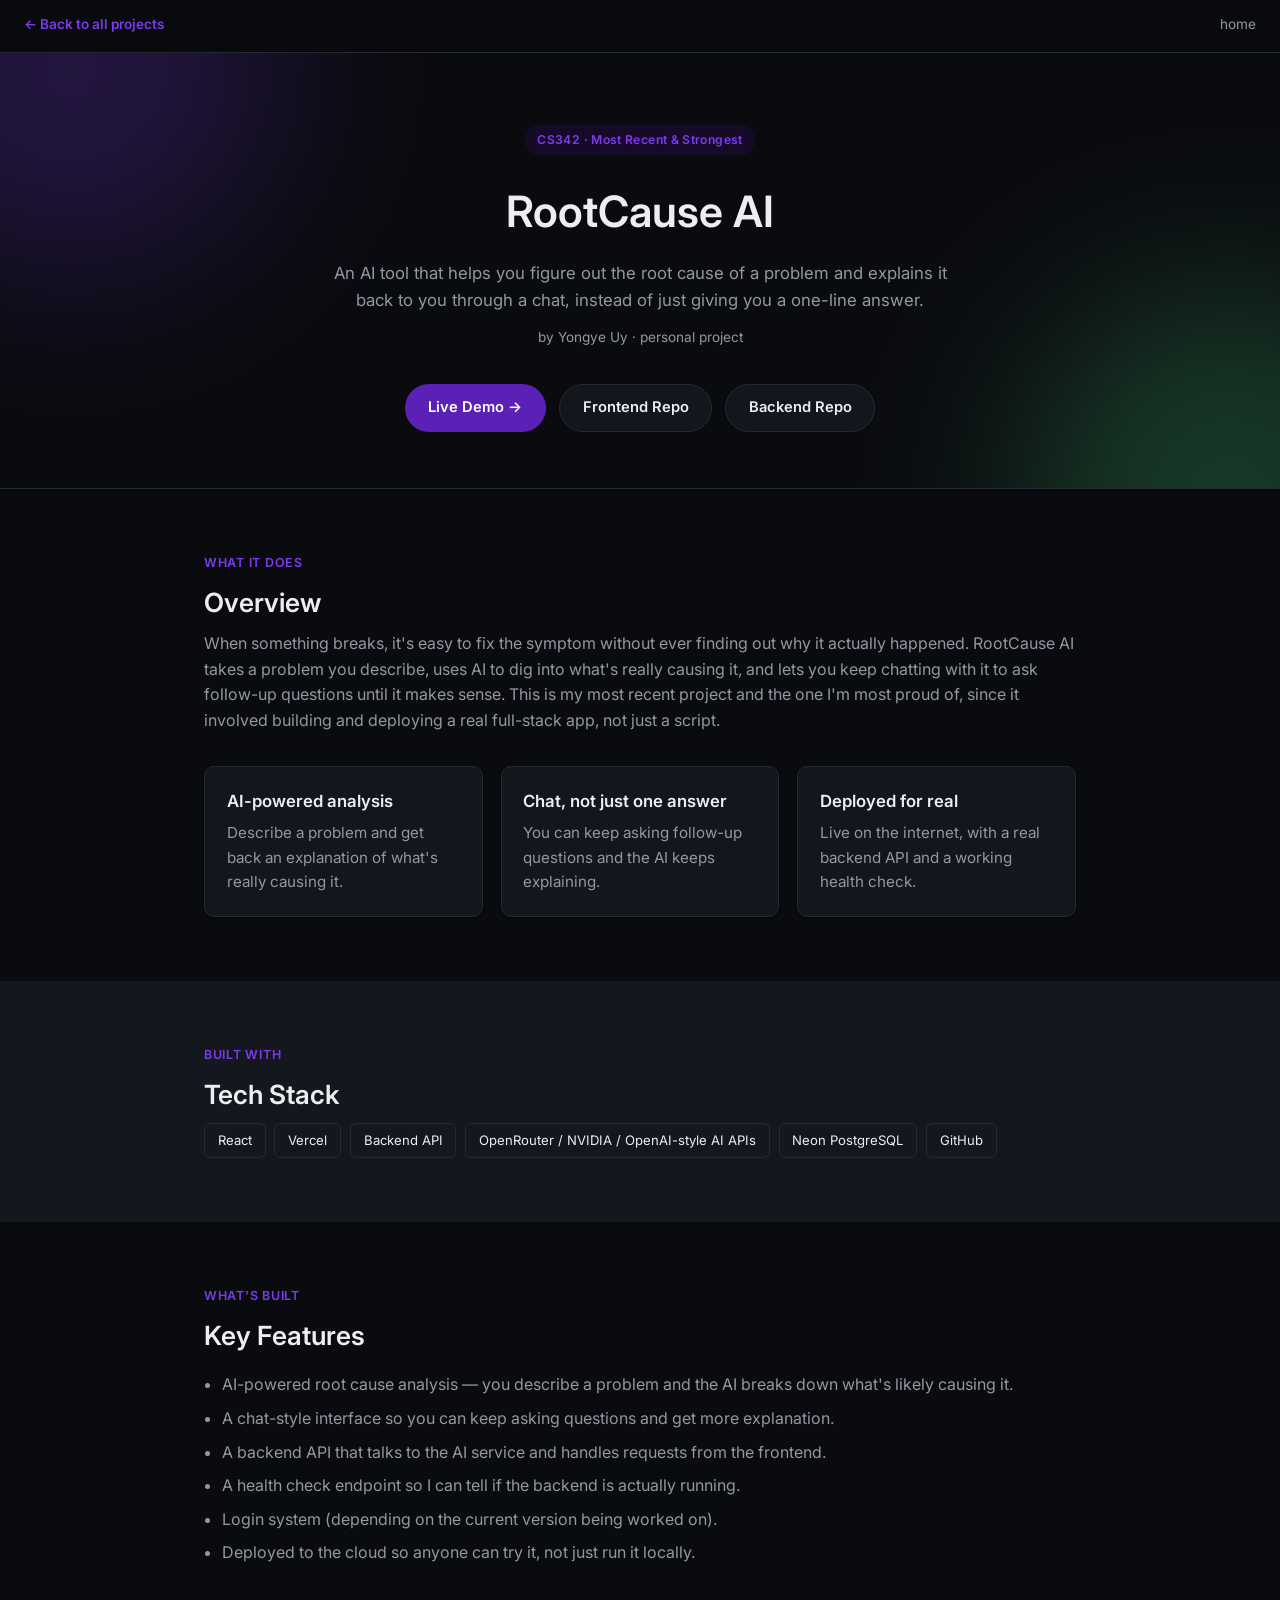
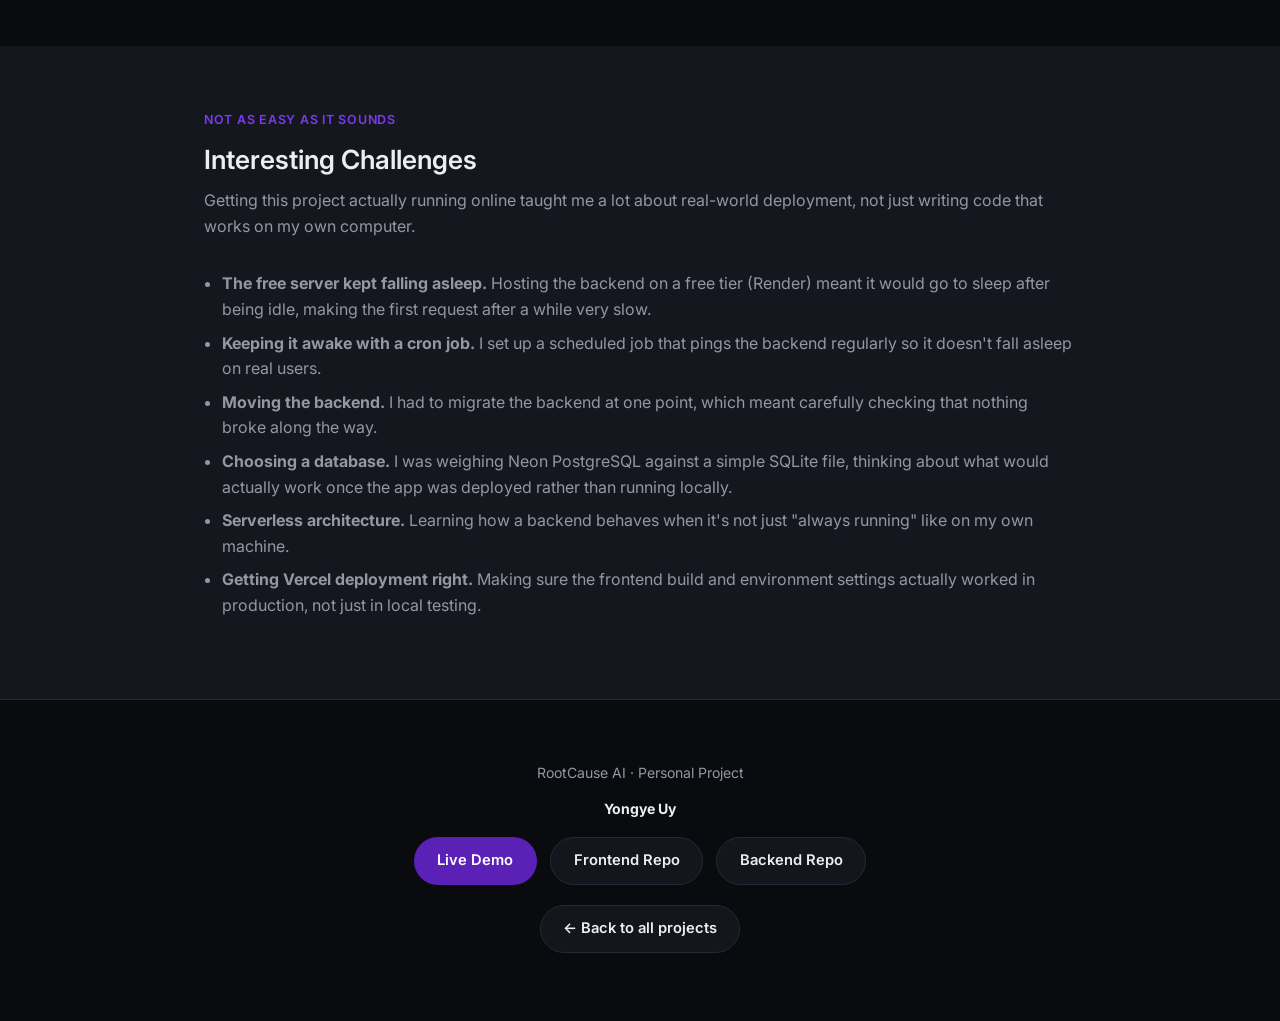
<file: projects/rootcause-ai.html>
<!DOCTYPE html>
<html lang="en">
<head>
<meta charset="UTF-8">
<meta name="viewport" content="width=device-width, initial-scale=1.0">
<title>RootCause AI · Yongye Uy Portfolio</title>
<link rel="stylesheet" href="../styles.css">
</head>
<body>

<nav class="topnav">
  <a class="back" href="../index.html">← Back to all projects</a>
  <a href="../index.html#featured">home</a>
</nav>

<header class="hero">
  <span class="tag">CS342 · Most Recent &amp; Strongest</span>
  <h1>RootCause AI</h1>
  <p class="subtitle">
    An AI tool that helps you figure out the root cause of a problem and
    explains it back to you through a chat, instead of just giving you a
    one-line answer.
  </p>
  <p class="byline">by <span class="name-placeholder">Yongye Uy</span> · personal project</p>
  <div class="btn-row">
    <a class="btn btn-primary" href="https://frontend-rootcasue-ai.vercel.app" target="_blank" rel="noopener">Live Demo →</a>
    <a class="btn btn-secondary" href="https://github.com/Yongye-Uy/Frontend-rootcasue-ai.git" target="_blank" rel="noopener">Frontend Repo</a>
    <a class="btn btn-secondary" href="https://github.com/Yongye-Uy/Backend-rootcause-ai.git" target="_blank" rel="noopener">Backend Repo</a>
  </div>
</header>

<section id="overview">
  <div class="wrap">
    <h2><span class="kicker">what it does</span>Overview</h2>
    <p class="lede">
      When something breaks, it's easy to fix the symptom without ever
      finding out why it actually happened. RootCause AI takes a problem you
      describe, uses AI to dig into what's really causing it, and lets you
      keep chatting with it to ask follow-up questions until it makes sense.
      This is my most recent project and the one I'm most proud of, since it
      involved building and deploying a real full-stack app, not just a
      script.
    </p>
    <div class="grid grid-3">
      <div class="card">
        <h3>AI-powered analysis</h3>
        <p>Describe a problem and get back an explanation of what's really causing it.</p>
      </div>
      <div class="card">
        <h3>Chat, not just one answer</h3>
        <p>You can keep asking follow-up questions and the AI keeps explaining.</p>
      </div>
      <div class="card">
        <h3>Deployed for real</h3>
        <p>Live on the internet, with a real backend API and a working health check.</p>
      </div>
    </div>
  </div>
</section>

<section class="soft" id="tech">
  <div class="wrap">
    <h2><span class="kicker">built with</span>Tech Stack</h2>
    <div class="chips">
      <span class="chip">React</span>
      <span class="chip">Vercel</span>
      <span class="chip">Backend API</span>
      <span class="chip">OpenRouter / NVIDIA / OpenAI-style AI APIs</span>
      <span class="chip">Neon PostgreSQL</span>
      <span class="chip">GitHub</span>
    </div>
  </div>
</section>

<section id="features">
  <div class="wrap">
    <h2><span class="kicker">what's built</span>Key Features</h2>
    <ul class="clean">
      <li>AI-powered root cause analysis — you describe a problem and the AI breaks down what's likely causing it.</li>
      <li>A chat-style interface so you can keep asking questions and get more explanation.</li>
      <li>A backend API that talks to the AI service and handles requests from the frontend.</li>
      <li>A health check endpoint so I can tell if the backend is actually running.</li>
      <li>Login system (depending on the current version being worked on).</li>
      <li>Deployed to the cloud so anyone can try it, not just run it locally.</li>
    </ul>
  </div>
</section>

<section class="soft" id="challenges">
  <div class="wrap">
    <h2><span class="kicker">not as easy as it sounds</span>Interesting Challenges</h2>
    <p class="lede">Getting this project actually running online taught me a lot about real-world deployment, not just writing code that works on my own computer.</p>
    <ul class="clean">
      <li><strong>The free server kept falling asleep.</strong> Hosting the backend on a free tier (Render) meant it would go to sleep after being idle, making the first request after a while very slow.</li>
      <li><strong>Keeping it awake with a cron job.</strong> I set up a scheduled job that pings the backend regularly so it doesn't fall asleep on real users.</li>
      <li><strong>Moving the backend.</strong> I had to migrate the backend at one point, which meant carefully checking that nothing broke along the way.</li>
      <li><strong>Choosing a database.</strong> I was weighing Neon PostgreSQL against a simple SQLite file, thinking about what would actually work once the app was deployed rather than running locally.</li>
      <li><strong>Serverless architecture.</strong> Learning how a backend behaves when it's not just "always running" like on my own machine.</li>
      <li><strong>Getting Vercel deployment right.</strong> Making sure the frontend build and environment settings actually worked in production, not just in local testing.</li>
    </ul>
  </div>
</section>

<footer>
  <p>RootCause AI · Personal Project</p>
  <p><span class="name-placeholder">Yongye Uy</span></p>
  <div class="btn-row">
    <a class="btn btn-primary" href="https://frontend-rootcasue-ai.vercel.app" target="_blank" rel="noopener">Live Demo</a>
    <a class="btn btn-secondary" href="https://github.com/Yongye-Uy/Frontend-rootcasue-ai.git" target="_blank" rel="noopener">Frontend Repo</a>
    <a class="btn btn-secondary" href="https://github.com/Yongye-Uy/Backend-rootcause-ai.git" target="_blank" rel="noopener">Backend Repo</a>
  </div>
  <div class="btn-row">
    <a class="btn btn-secondary" href="../index.html">← Back to all projects</a>
  </div>
</footer>

<script src="../script.js" defer></script>
</body>
</html>
</file>
<file: styles.css>
@import url('https://fonts.googleapis.com/css2?family=Inter:wght@400;600&display=swap');

:root {
  --bg: #0A0B0F;
  --bg-soft: #15171E;
  --surface: #14161D;
  --border: #262932;
  --ink: #EDEEF2;
  --muted: #9497A3;
  --accent: #7C3AED;
  --accent-strong: #5B21B6;
  --accent-strong-hover: #6D28D9;
  --accent-soft: #170A29;
  --good: #4ADE80;
  --good-soft: #123321;
  --warn: #FDE047;
  --warn-soft: #3A2E06;

  --font-display: 'Inter', Calibri, Candara, "Segoe UI", Optima, Arial, sans-serif;
  --font-body: 'Inter', Calibri, Candara, "Segoe UI", Optima, Arial, sans-serif;
  --font-mono: ui-monospace, "Cascadia Code", "SF Mono", Consolas, "Liberation Mono", Menlo, monospace;

  --radius-sm: 6px;
  --radius-md: 10px;
  --shadow-card: 0 1px 2px rgba(0, 0, 0, 0.5);
}

* { box-sizing: border-box; }
html { scroll-behavior: smooth; }
@media (prefers-reduced-motion: reduce) {
  html { scroll-behavior: auto; }
}
body {
  margin: 0;
  font-family: var(--font-body);
  color: var(--ink);
  background: var(--bg);
  line-height: 1.6;
  -webkit-font-smoothing: antialiased;
}
h1, h2, h3 { font-family: var(--font-display); font-weight: 600; text-wrap: balance; }
a { color: var(--accent); text-decoration: none; }
a:hover { text-decoration: underline; }
a:focus-visible, button:focus-visible {
  outline: 2px solid var(--accent);
  outline-offset: 2px;
}
code {
  font-family: var(--font-mono);
  background: var(--bg-soft);
  padding: 0.1rem 0.4rem;
  border-radius: var(--radius-sm);
  font-size: 0.85em;
}

/* --- Nav --- */
nav.topnav {
  position: sticky;
  top: 0;
  z-index: 10;
  background: color-mix(in srgb, var(--bg) 88%, transparent);
  backdrop-filter: blur(8px);
  border-bottom: 1px solid var(--border);
  display: flex;
  align-items: center;
  gap: 1.4rem;
  padding: 0.85rem 1.5rem;
  flex-wrap: wrap;
}
nav.topnav .brand {
  font-family: var(--font-body);
  font-weight: 600;
  font-size: 0.85rem;
  letter-spacing: 0.02em;
  margin-right: auto;
  color: var(--ink);
}
nav.topnav a {
  color: var(--muted);
  font-size: 0.85rem;
  font-family: var(--font-body);
}
nav.topnav a:hover { color: var(--accent); text-decoration: none; }
nav.topnav .back {
  margin-right: auto;
  color: var(--accent);
  font-weight: 600;
}

/* --- Layout helpers --- */
.wrap { max-width: 920px; margin: 0 auto; padding: 0 1.5rem; }
section { padding: 4rem 0; }
section.soft { background: var(--bg-soft); }
h2 { font-size: 1.65rem; margin: 0 0 0.5rem; }
h2 .kicker {
  display: block;
  font-family: var(--font-body);
  font-size: 0.78rem;
  letter-spacing: 0.06em;
  text-transform: uppercase;
  color: var(--accent);
  font-weight: 600;
  margin-bottom: 0.5rem;
}
.lede { color: var(--muted); max-width: 60rem; margin: 0 0 2rem; }

/* --- Hero --- */
header.hero {
  padding: 4.5rem 1.5rem 3.5rem;
  text-align: center;
  border-bottom: 1px solid var(--border);
}
header.hero .tag {
  display: inline-block;
  font-family: var(--font-body);
  background: var(--accent-soft);
  color: var(--accent);
  font-size: 0.76rem;
  font-weight: 600;
  letter-spacing: 0.03em;
  padding: 0.32rem 0.8rem;
  border-radius: 999px;
  margin-bottom: 1.4rem;
}
header.hero h1 {
  font-size: clamp(1.9rem, 4vw, 2.7rem);
  margin: 0 0 0.85rem;
}
header.hero p.subtitle {
  font-family: var(--font-body);
  color: var(--muted);
  max-width: 58ch;
  margin: 0 auto 0.6rem;
  font-size: 1.05rem;
}
header.hero p.byline {
  font-family: var(--font-body);
  color: var(--muted);
  font-size: 0.85rem;
  margin-bottom: 2.2rem;
}
.btn-row { display: flex; gap: 0.85rem; justify-content: center; flex-wrap: wrap; }
.btn {
  display: inline-block;
  padding: 0.7rem 1.4rem;
  border-radius: 999px;
  font-weight: 600;
  font-size: 0.92rem;
  font-family: var(--font-body);
  border: 1px solid transparent;
}
.btn-primary { background: var(--accent-strong); color: #fff; }
.btn-primary:hover { background: var(--accent-strong-hover); text-decoration: none; }
.btn-secondary { background: var(--surface); color: var(--ink); border-color: var(--border); }
.btn-secondary:hover { border-color: var(--accent); text-decoration: none; }
.btn-disabled {
  background: var(--surface);
  color: var(--muted);
  border-color: var(--border);
  cursor: default;
}

/* --- Cards / grid --- */
.grid { display: grid; gap: 1.1rem; }
.grid-3 { grid-template-columns: repeat(3, 1fr); }
.grid-2 { grid-template-columns: repeat(2, 1fr); }
@media (max-width: 720px) {
  .grid-3, .grid-2 { grid-template-columns: 1fr; }
}
.card {
  background: var(--surface);
  border: 1px solid var(--border);
  border-radius: var(--radius-md);
  box-shadow: var(--shadow-card);
  padding: 1.35rem;
}
.card h3 { margin: 0 0 0.4rem; font-size: 1.05rem; }
.card p { margin: 0; color: var(--muted); font-size: 0.95rem; }

/* --- Project cards (home page) --- */
.project-card {
  background: var(--surface);
  border: 1px solid var(--border);
  border-radius: var(--radius-md);
  box-shadow: var(--shadow-card);
  padding: 1.5rem;
  display: flex;
  flex-direction: column;
  gap: 0.7rem;
}
.project-card .tag {
  display: inline-block;
  align-self: flex-start;
  font-size: 0.72rem;
  font-weight: 600;
  letter-spacing: 0.03em;
  text-transform: uppercase;
  color: var(--accent);
  background: var(--accent-soft);
  padding: 0.25rem 0.65rem;
  border-radius: 999px;
}
.project-card h3 { margin: 0; font-size: 1.15rem; }
.project-card p { margin: 0; color: var(--muted); font-size: 0.94rem; }
.project-card .role { font-size: 0.85rem; color: var(--muted); }
.project-card .role strong { color: var(--ink); }
.project-card .links { margin-top: 0.3rem; display: flex; gap: 1rem; flex-wrap: wrap; }
.project-card .links a { font-size: 0.88rem; font-weight: 600; }
.project-card.featured { border-left: 3px solid var(--accent); }

/* --- Architecture steps (an ordered pipeline) --- */
.steps { display: flex; flex-direction: column; gap: 0.7rem; }
.step {
  display: grid;
  grid-template-columns: 2.1rem 1fr;
  gap: 1rem;
  align-items: start;
  background: var(--surface);
  border: 1px solid var(--border);
  border-radius: var(--radius-md);
  padding: 1rem 1.2rem;
}
.step .num {
  font-family: var(--font-body);
  font-weight: 600;
  font-size: 0.85rem;
  color: var(--accent);
  background: var(--accent-soft);
  width: 2.1rem;
  height: 2.1rem;
  border-radius: 50%;
  display: flex;
  align-items: center;
  justify-content: center;
}
.step .content h4 { margin: 0; font-size: 1rem; font-family: var(--font-body); font-weight: 700; }
.step .content p { margin: 0.3rem 0 0; color: var(--muted); font-size: 0.92rem; }

/* --- Chips --- */
.chips { display: flex; flex-wrap: wrap; gap: 0.55rem; }
.chip {
  font-family: var(--font-body);
  background: var(--bg-soft);
  border: 1px solid var(--border);
  padding: 0.38rem 0.8rem;
  border-radius: var(--radius-sm);
  font-size: 0.82rem;
  white-space: nowrap;
}
.skill-group { margin-bottom: 1.4rem; }
.skill-group h4 {
  font-family: var(--font-body);
  font-size: 0.8rem;
  letter-spacing: 0.03em;
  text-transform: uppercase;
  color: var(--muted);
  margin: 0 0 0.6rem;
}

/* --- Screenshot --- */
.screenshot {
  width: 100%;
  display: block;
  border: 1px solid var(--border);
  border-radius: var(--radius-md);
  box-shadow: var(--shadow-card);
}

/* --- Table --- */
.table-wrap { overflow-x: auto; border: 1px solid var(--border); border-radius: var(--radius-md); }
table { border-collapse: collapse; width: 100%; font-size: 0.89rem; min-width: 660px; }
th, td { text-align: left; padding: 0.65rem 0.9rem; border-bottom: 1px solid var(--border); vertical-align: top; }
th {
  background: var(--bg-soft);
  font-family: var(--font-body);
  font-size: 0.76rem;
  letter-spacing: 0.03em;
  text-transform: uppercase;
  font-weight: 600;
  color: var(--muted);
  white-space: nowrap;
}
tr:last-child td { border-bottom: none; }
td.score { white-space: nowrap; font-family: var(--font-mono); font-variant-numeric: tabular-nums; }
.status {
  display: inline-block;
  font-family: var(--font-body);
  font-size: 0.74rem;
  font-weight: 600;
  padding: 0.15rem 0.55rem;
  border-radius: var(--radius-sm);
  white-space: nowrap;
  margin-bottom: 0.35rem;
}
.status-good { background: var(--good-soft); color: var(--good); }
.status-warn { background: var(--warn-soft); color: var(--warn); }

/* --- Role callout (detail pages) --- */
.role-callout {
  background: var(--surface);
  border: 1px solid var(--border);
  border-left: 3px solid var(--accent);
  border-radius: var(--radius-md);
  padding: 1.1rem 1.35rem;
  margin-bottom: 1rem;
}
.role-callout p { margin: 0; color: var(--muted); }
.role-callout strong { color: var(--ink); }

/* --- LLO reflection --- */
.llo-card {
  background: var(--surface);
  border: 1px solid var(--border);
  border-left: 3px solid var(--accent);
  border-radius: var(--radius-md);
  padding: 1.35rem;
  margin-bottom: 1rem;
}
.llo-card .placeholder-note {
  display: inline-block;
  font-family: var(--font-body);
  background: var(--warn-soft);
  color: var(--warn);
  font-size: 0.74rem;
  font-weight: 600;
  padding: 0.2rem 0.55rem;
  border-radius: var(--radius-sm);
  margin-bottom: 0.6rem;
}
.llo-card h3 { margin: 0 0 0.5rem; }
.llo-card p { color: var(--muted); margin: 0; }

/* --- Lists --- */
ul.clean { padding-left: 1.15rem; color: var(--muted); }
ul.clean li { margin-bottom: 0.5rem; }

/* --- Stats grid (About) --- */
.stats-grid {
  display: grid;
  grid-template-columns: repeat(4, 1fr);
  gap: 1rem;
  margin: 1.75rem 0 0;
}
@media (max-width: 720px) {
  .stats-grid { grid-template-columns: repeat(2, 1fr); }
}
.stat {
  background: var(--surface);
  border: 1px solid var(--border);
  border-radius: var(--radius-md);
  box-shadow: var(--shadow-card);
  padding: 1.1rem 1rem;
  text-align: center;
}
.stat .stat-num {
  display: block;
  font-family: var(--font-display);
  font-size: 1.7rem;
  font-weight: 700;
  color: var(--accent);
  font-variant-numeric: tabular-nums;
}
.stat .stat-label {
  display: block;
  margin-top: 0.3rem;
  font-size: 0.78rem;
  color: var(--muted);
  letter-spacing: 0.02em;
}

/* --- Education callout tweaks (multi-paragraph reuse of role-callout) --- */
.role-callout h3 { margin: 0 0 0.5rem; font-size: 1.05rem; }
.role-callout p + p { margin-top: 0.5rem; }

/* --- Hero motion --- */
header.hero {
  position: relative;
  overflow: hidden;
  isolation: isolate;
}
header.hero::before,
header.hero::after {
  content: "";
  position: absolute;
  width: 420px;
  height: 420px;
  border-radius: 50%;
  filter: blur(90px);
  opacity: 0.22;
  z-index: -1;
  animation: float-blob 16s ease-in-out infinite;
  pointer-events: none;
}
header.hero::before {
  background: var(--accent);
  top: -200px;
  left: -140px;
}
header.hero::after {
  background: var(--good);
  bottom: -220px;
  right: -160px;
  animation-delay: -8s;
}
@keyframes float-blob {
  0%, 100% { transform: translate(0, 0) scale(1); }
  50% { transform: translate(50px, 30px) scale(1.12); }
}

/* --- Scroll reveal --- */
.reveal {
  opacity: 0;
  transform: translateY(18px);
  transition: opacity 0.6s ease, transform 0.6s ease;
  transition-delay: var(--reveal-delay, 0ms);
}
.reveal.is-visible {
  opacity: 1;
  transform: none;
}

/* --- Nav active state + animated underline --- */
nav.topnav a {
  position: relative;
  padding-bottom: 3px;
}
nav.topnav a::after {
  content: "";
  position: absolute;
  left: 0;
  bottom: -3px;
  width: 0;
  height: 2px;
  background: var(--accent);
  transition: width 0.25s ease;
}
nav.topnav a:hover::after,
nav.topnav a.active::after { width: 100%; }
nav.topnav a.active { color: var(--accent); }

/* --- Scroll progress bar --- */
#scroll-progress {
  position: fixed;
  top: 0;
  left: 0;
  height: 3px;
  width: 0%;
  background: var(--accent);
  z-index: 50;
  transition: width 0.1s ease-out;
}

/* --- Back to top button --- */
#back-to-top {
  position: fixed;
  bottom: 1.5rem;
  right: 1.5rem;
  width: 2.6rem;
  height: 2.6rem;
  border-radius: 50%;
  background: var(--accent-strong);
  color: #fff;
  border: none;
  font-size: 1.15rem;
  line-height: 1;
  display: flex;
  align-items: center;
  justify-content: center;
  cursor: pointer;
  opacity: 0;
  visibility: hidden;
  transform: translateY(10px);
  transition: opacity 0.25s ease, transform 0.25s ease, visibility 0.25s, background 0.2s ease;
  z-index: 40;
  box-shadow: var(--shadow-card);
}
#back-to-top.visible { opacity: 1; visibility: visible; transform: none; }
#back-to-top:hover { background: var(--accent-strong-hover); }

/* --- Hover polish --- */
.project-card, .card, .step, .llo-card, .role-callout, .stat {
  transition: transform 0.25s ease, box-shadow 0.25s ease, border-color 0.25s ease;
}
.project-card:hover, .card:hover, .stat:hover {
  transform: translateY(-4px);
  border-color: var(--accent);
  box-shadow: 0 10px 26px rgba(0, 0, 0, 0.38);
}
.btn { transition: transform 0.2s ease, background 0.2s ease, border-color 0.2s ease; }
.btn:hover { transform: translateY(-2px); }
.chip { transition: transform 0.2s ease, border-color 0.2s ease; }
.chip:hover { border-color: var(--accent); transform: translateY(-1px); }

/* --- Reduced motion overrides --- */
@media (prefers-reduced-motion: reduce) {
  header.hero::before, header.hero::after { animation: none; }
  .reveal { transition: none; opacity: 1; transform: none; }
  .project-card, .card, .step, .llo-card, .role-callout, .stat, .btn, .chip, #back-to-top {
    transition: none;
  }
}

/* --- Footer --- */
footer {
  padding: 3rem 1.5rem;
  text-align: center;
  border-top: 1px solid var(--border);
  color: var(--muted);
  font-size: 0.88rem;
}
footer .btn-row { margin: 1rem 0 1.25rem; }
footer .name-placeholder { font-weight: 700; color: var(--ink); font-family: var(--font-body); }
</file>
